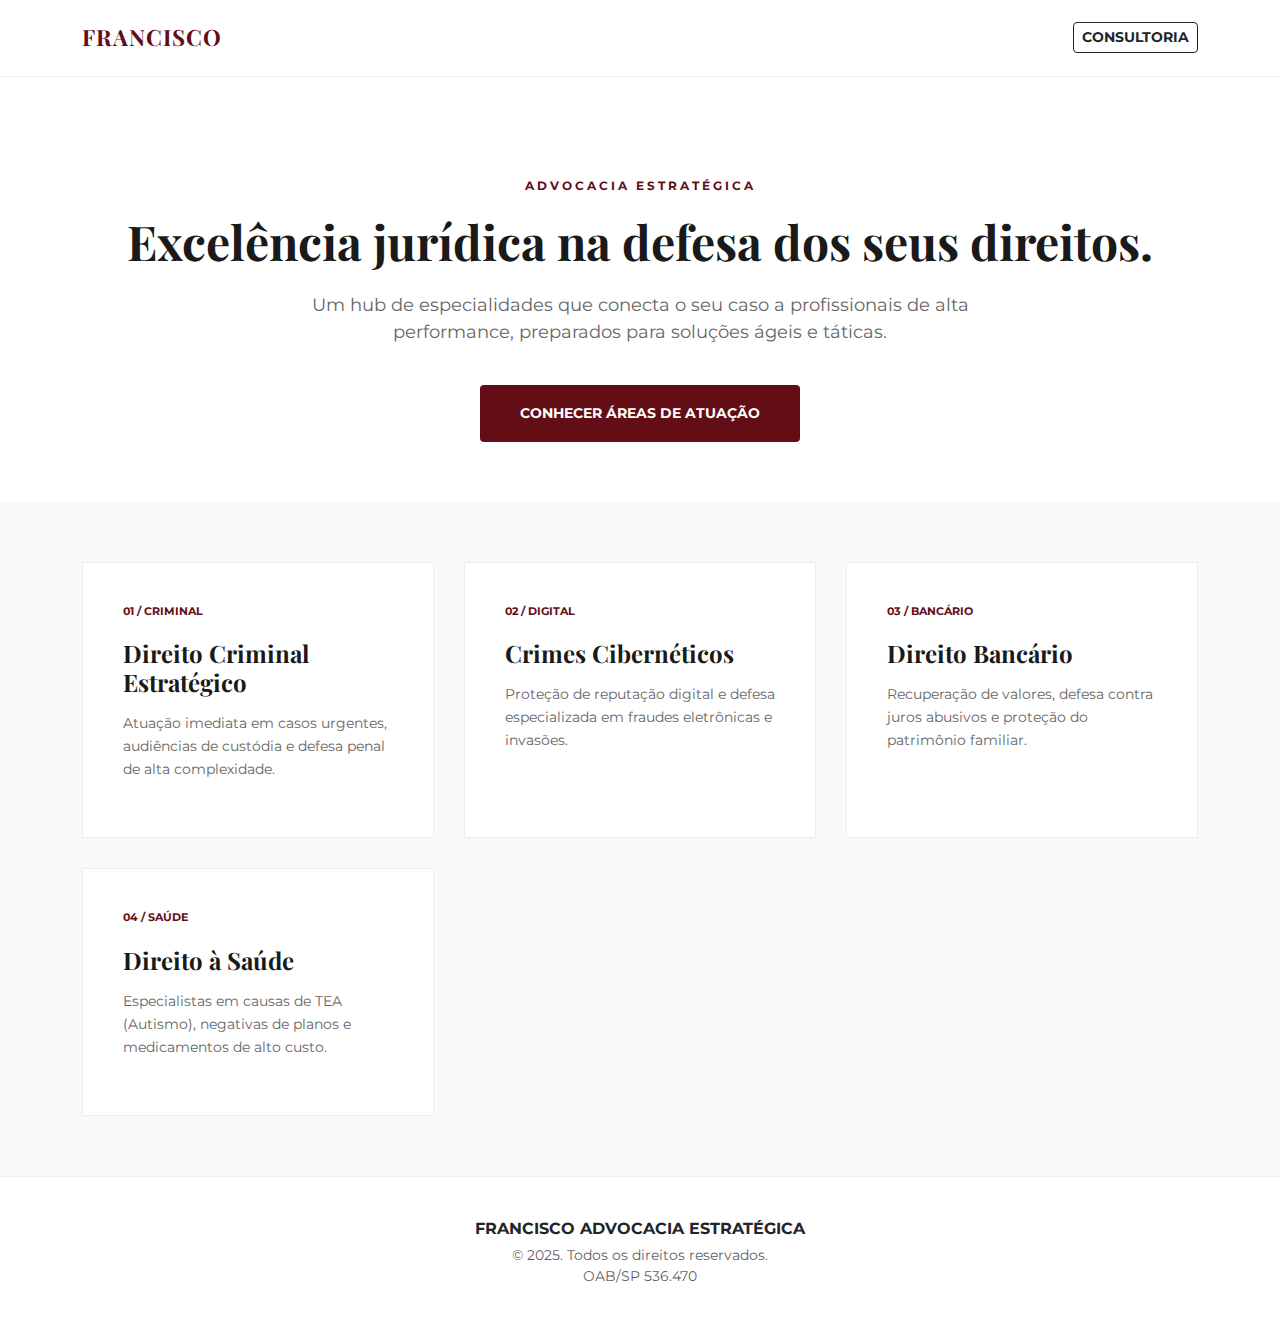
<file: index.html>
<!DOCTYPE html>
<html lang="pt-br">
<head>
    <meta charset="UTF-8">
    <meta name="viewport" content="width=device-width, initial-scale=1.0">
    <title>Francisco Advocacia Estratégica | Full Service</title>
    
    <link href="https://fonts.googleapis.com/css2?family=Playfair+Display:wght@600;700&family=Montserrat:wght@300;400;600;700&display=swap" rel="stylesheet">
    <link href="https://cdn.jsdelivr.net/npm/bootstrap@5.3.0/dist/css/bootstrap.min.css" rel="stylesheet">
    <link rel="stylesheet" href="https://cdn.jsdelivr.net/npm/bootstrap-icons@1.11.3/font/bootstrap-icons.min.css">

    <style>
        :root {
            --vinho: #630d16;
            --off-white: #fdfdfd;
            --grey-light: #f9f9f9;
            --chumbo: #1a1a1a;
        }

        body { background-color: var(--off-white); font-family: 'Montserrat', sans-serif; color: #333; overflow-x: hidden; }
        h1, h2, h3, .navbar-brand { font-family: 'Playfair Display', serif; font-weight: 700; }

        /* Navbar */
        .navbar { background-color: #fff; border-bottom: 1px solid #eee; padding: 1rem 0; }
        .navbar-brand { color: var(--vinho) !important; font-size: 1.4rem; letter-spacing: 1px; }

        /* Hero Hub */
        .hero { padding: 100px 0 60px; text-align: center; background: #fff; }
        .subtitle { color: var(--vinho); font-weight: 700; font-size: 0.75rem; letter-spacing: 3px; text-transform: uppercase; display: block; margin-bottom: 20px; }
        .hero h1 { font-size: 3rem; line-height: 1.1; color: var(--chumbo); margin-bottom: 25px; }
        .hero p { max-width: 700px; margin: 0 auto 40px; font-size: 1.1rem; color: #666; }

        /* Grid de Especialidades */
        .spec-grid { padding: 60px 0; background: var(--grey-light); }
        .grid-container { display: grid; grid-template-columns: repeat(auto-fit, minmax(280px, 1fr)); gap: 30px; }
        
        .grid-item { 
            background: #fff; padding: 40px; border: 1px solid #eee; text-decoration: none; 
            color: inherit; transition: 0.3s; display: flex; flex-direction: column; 
        }
        .grid-item:hover { border-color: var(--vinho); transform: translateY(-5px); }
        .grid-item .number { font-size: 0.7rem; color: var(--vinho); font-weight: 700; margin-bottom: 20px; }
        .grid-item h3 { font-size: 1.5rem; margin-bottom: 15px; color: var(--chumbo); }
        .grid-item p { font-size: 0.9rem; color: #666; line-height: 1.6; }

        /* CTA */
        .btn-vinho-full { 
            background-color: var(--vinho); color: #fff !important; padding: 18px 40px; 
            font-weight: 700; text-decoration: none; border-radius: 4px; display: inline-block;
            transition: 0.3s; text-transform: uppercase; font-size: 0.85rem;
        }
        .btn-vinho-full:hover { opacity: 0.9; transform: scale(1.02); }

        /* Footer */
        footer { padding: 40px 0; background: #fff; border-top: 1px solid #eee; }

        @media (max-width: 768px) {
            .hero h1 { font-size: 2.2rem; }
            .grid-container { grid-template-columns: 1fr; }
        }
    </style>
</head>
<body>

    <nav class="navbar sticky-top">
        <div class="container d-flex justify-content-between align-items-center">
            <a class="navbar-brand" href="#">FRANCISCO</a>
            <a href="https://wa.me/5511920016400" class="btn btn-outline-dark btn-sm fw-bold">CONSULTORIA</a>
        </div>
    </nav>

    <header class="hero">
        <div class="container">
            <span class="subtitle">ADVOCACIA ESTRATÉGICA</span>
            <h1>Excelência jurídica na defesa dos seus direitos.</h1>
            <p>Um hub de especialidades que conecta o seu caso a profissionais de alta performance, preparados para soluções ágeis e táticas.</p>
            <a href="#especialidades" class="btn-vinho-full">Conhecer Áreas de Atuação</a>
        </div>
    </header>

    <section id="especialidades" class="spec-grid">
        <div class="container">
            <div class="grid-container">
                <a href="criminalista.html" class="grid-item">
                    <span class="number">01 / CRIMINAL</span>
                    <h3>Direito Criminal Estratégico</h3>
                    <p>Atuação imediata em casos urgentes, audiências de custódia e defesa penal de alta complexidade.</p>
                </a>
                <a href="cybercrimes.html" class="grid-item">
                    <span class="number">02 / DIGITAL</span>
                    <h3>Crimes Cibernéticos</h3>
                    <p>Proteção de reputação digital e defesa especializada em fraudes eletrônicas e invasões.</p>
                </a>
                <a href="direito-bancario.html" class="grid-item">
                    <span class="number">03 / BANCÁRIO</span>
                    <h3>Direito Bancário</h3>
                    <p>Recuperação de valores, defesa contra juros abusivos e proteção do patrimônio familiar.</p>
                </a>
                <a href="#" class="grid-item">
                    <span class="number">04 / SAÚDE</span>
                    <h3>Direito à Saúde</h3>
                    <p>Especialistas em causas de TEA (Autismo), negativas de planos e medicamentos de alto custo.</p>
                </a>
            </div>
        </div>
    </section>

    <footer class="text-center">
        <div class="container">
            <p class="fw-bold text-dark mb-1">FRANCISCO ADVOCACIA ESTRATÉGICA</p>
            <p class="m-0 text-muted small">© 2025. Todos os direitos reservados. <br>OAB/SP 536.470</p>
        </div>
    </footer>

</body>
</html>
</file>
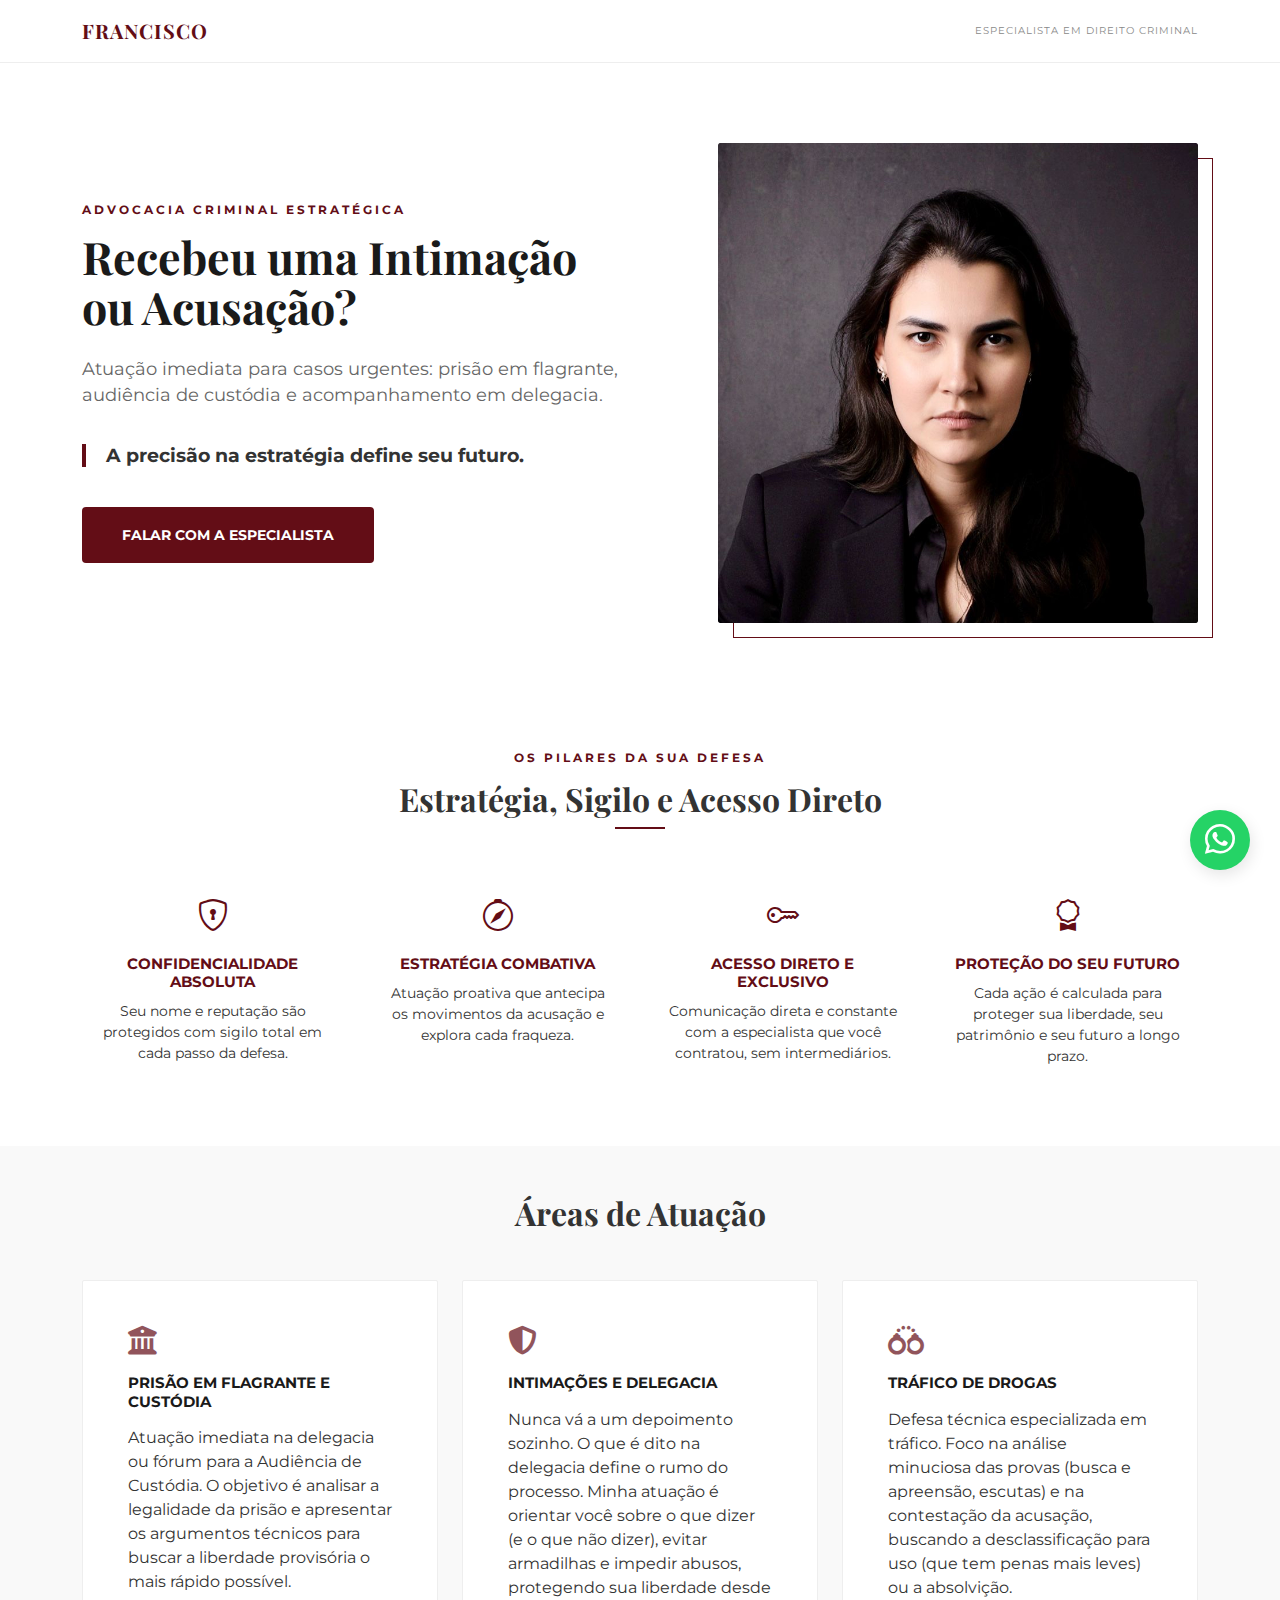
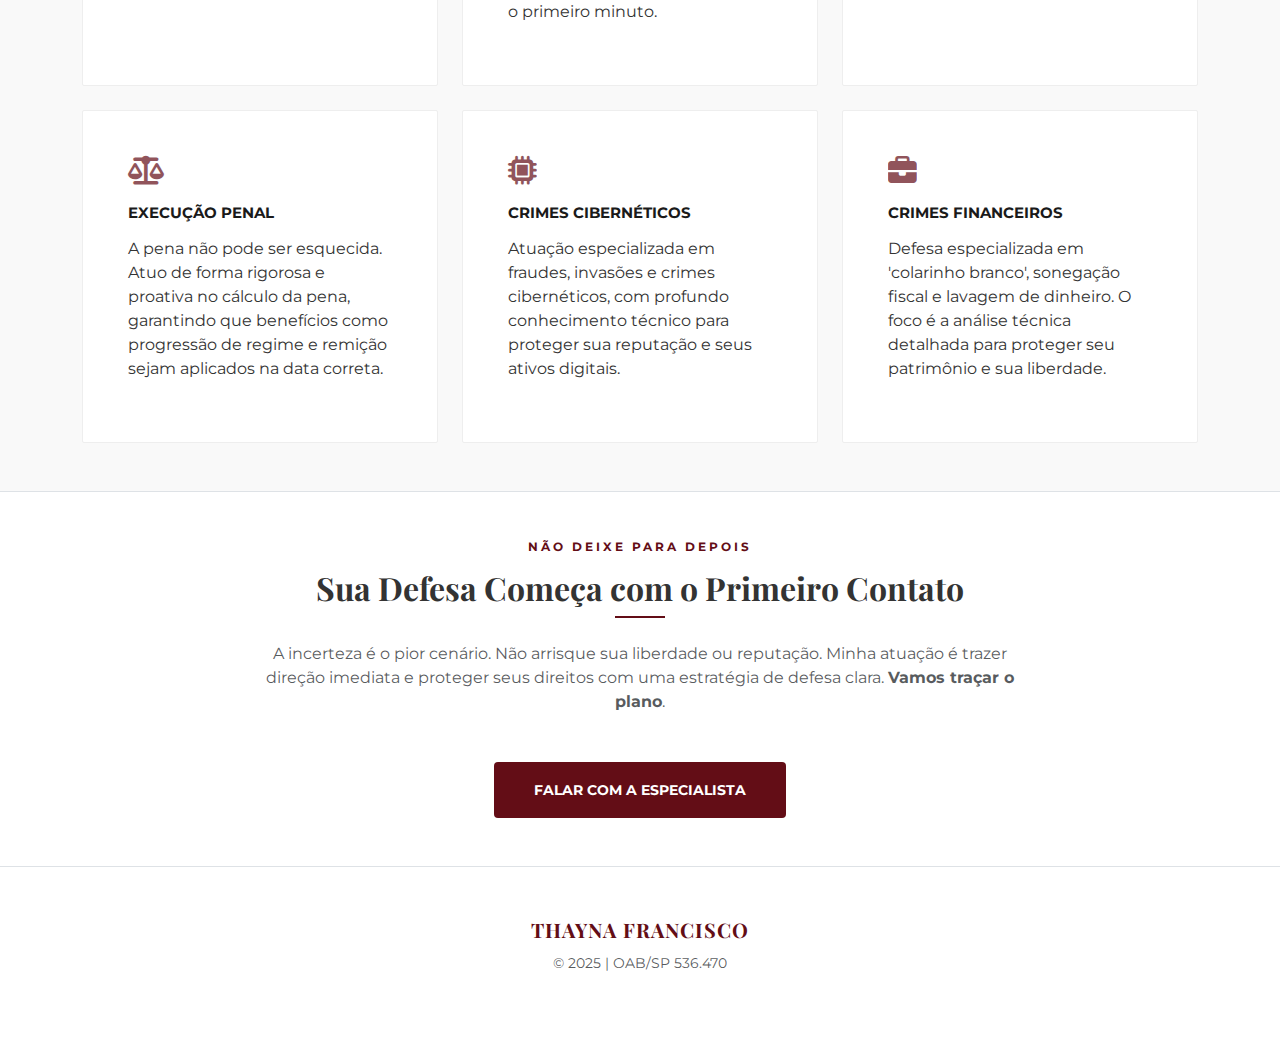
<file: criminalista.html>
<!DOCTYPE html>
<html lang="pt-BR">
<head>
  <script>(function(w,d,s,l,i){w[l]=w[l]||[];w[l].push({'gtm.start': new Date().getTime(),event:'gtm.js'});var f=d.getElementsByTagName(s)[0],j=d.createElement(s),dl=l!='dataLayer'?'&l='+l:'';j.async=true;j.src='https://www.googletagmanager.com/gtm.js?id='+i+dl;f.parentNode.insertBefore(j,f);})(window,document,'script','dataLayer','GTM-WXJRZHGQ');</script>

  <meta charset="utf-8" />
  <meta name="viewport" content="width=device-width, initial-scale=1" />
  <title>Thayna Francisco | Advocacia Criminal Estratégica</title>

  <link href="https://cdn.jsdelivr.net/npm/bootstrap@5.0.2/dist/css/bootstrap.min.css" rel="stylesheet"/>
  <link href="https://fonts.googleapis.com/css2?family=Playfair+Display:wght@700&family=Montserrat:wght@300;400;600;700&display=swap" rel="stylesheet">
  <link rel="stylesheet" href="https://cdn.jsdelivr.net/npm/bootstrap-icons@1.11.3/font/bootstrap-icons.min.css">
  <link rel="stylesheet" href="https://cdnjs.cloudflare.com/ajax/libs/font-awesome/6.5.0/css/all.min.css">

  <style>
    :root { --vinho: #630d16; --off-white: #fdfdfd; --grey-light: #f9f9f9; --chumbo: #1a1a1a; }
    body { background: var(--off-white); font-family: 'Montserrat', sans-serif; color: #333; overflow-x: hidden; }
    h1, h2, h3, .brand-name { font-family: 'Playfair Display', serif; font-weight: 700; }
    
    .navbar-premium { background: #fff; border-bottom: 1px solid #eee; }
    .brand-name { color: var(--vinho); font-size: 1.25rem; letter-spacing: 1px; text-decoration: none; }
    .brand-tag { font-size: 0.65rem; color: #888; letter-spacing: 1px; text-transform: uppercase; }

    /* Hero Section */
    .hero-section { padding: 80px 0; background: #fff; }
    .kicker { color: var(--vinho); font-weight: 700; font-size: 0.75rem; letter-spacing: 3px; text-transform: uppercase; display: block; margin-bottom: 15px; }
    .hero-title { font-size: 2.8rem; line-height: 1.1; margin-bottom: 25px; color: var(--chumbo); }
    .hero-description { font-size: 1.1rem; color: #666; margin-bottom: 35px; max-width: 550px; }
    .hero-punchline { font-weight: 700; border-left: 4px solid var(--vinho); padding-left: 20px; font-size: 1.2rem; margin-bottom: 40px; }

    /* Foto e Moldura - Correção Centralização Real */
    .photo-frame-official { position: relative; display: table; z-index: 1; margin-left: auto; }
    .photo-frame-official::after { 
        content: ''; position: absolute; top: 15px; right: -15px; 
        width: 100%; height: 100%; border: 1px solid var(--vinho); z-index: -1; 
    }
    .profile-photo-official { position: relative; z-index: 2; background: #fff; max-height: 480px; object-fit: cover; width: 100%; }

    /* Botões */
    .btn-vinho { background: var(--vinho); color: #fff !important; padding: 18px 40px; text-decoration: none; font-weight: 700; font-size: 0.85rem; border-radius: 4px; display: inline-block; transition: 0.3s; border: none; text-transform: uppercase; }
    .btn-vinho:hover { transform: translateY(-3px); box-shadow: 0 10px 20px rgba(99,13,22,0.15); }

    /* Pilares */
    .vinho-divider { width: 50px; height: 2px; background: var(--vinho); margin-bottom: 20px; }
    .pillar-box { padding: 15px; transition: 0.3s; }
    .pillar-box i { font-size: 2rem; color: var(--vinho); display: block; margin-bottom: 15px; }
    .pillar-box h6 { font-weight: 700; color: var(--vinho); font-size: 0.95rem; margin-bottom: 10px; }

    /* Atuação Cards (Desktop) */
    .bg-grey-light { background: var(--grey-light); }
    .area-card-official { background: #fff; padding: 45px; border: 1px solid #eee; height: 100%; transition: 0.3s; border-radius: 2px; }
    .area-card-official:hover { border-color: var(--vinho); transform: translateY(-5px); }
    .area-card-official h6 { font-weight: 700; color: var(--chumbo); margin-bottom: 15px; text-transform: uppercase; font-size: 0.95rem; }

    /* Accordion (Mobile) */
    .custom-accordion-official .accordion-item { border: none; border-bottom: 1px solid #eee; background: #fff; margin-bottom: 10px; }
    .custom-accordion-official .accordion-button { font-weight: 700; font-size: 0.85rem; padding: 1.2rem; background: #fff !important; color: #333 !important; box-shadow: none !important; }
    .custom-accordion-official .accordion-button:not(.collapsed) { color: var(--vinho) !important; border-bottom: 1px solid #eee; }

    /* Seção Final Elegante */
    .final-cta-elegant { background-color: var(--white); padding: 80px 0; border-top: 1px solid #eee; }

    /* WhatsApp */
    .whatsapp-float { position: fixed; width: 60px; height: 60px; bottom: 30px; right: 30px; background-color: #25d366; color: #FFF; border-radius: 50px; text-align: center; font-size: 30px; z-index: 1000; display: flex; align-items: center; justify-content: center; text-decoration: none; box-shadow: 2px 5px 15px rgba(0,0,0,0.1); }

    @media (max-width: 991px) {
      .hero-title { font-size: 2.2rem; }
      .hero-section { text-align: center; }
      .hero-description { margin: 0 auto 30px; }
      .hero-punchline { text-align: center; border-left: none; border-top: 3px solid var(--vinho); padding: 20px 0 0 0; display: inline-block; }
      /* Correção Alinhamento Mobile */
      .photo-frame-official { margin: 40px auto 0; display: table; float: none; } 
      .photo-frame-official::after { right: -10px; top: 10px; }
      .profile-photo-official { max-width: 290px; }
      .btn-vinho { width: 100%; }
    }
  </style>
</head>

<body>
  <noscript><iframe src="https://www.googletagmanager.com/ns.html?id=GTM-WXJRZHGQ" height="0" width="0" style="display:none;visibility:hidden"></iframe></noscript>

  <nav class="navbar-premium">
    <div class="container d-flex justify-content-between align-items-center py-3">
        <a href="index.html" class="brand-name">FRANCISCO</a>
        <small class="brand-tag">ESPECIALISTA EM DIREITO CRIMINAL</small>
    </div>
  </nav>

  <header class="hero-section">
    <div class="container">
      <div class="row align-items-center">
        <div class="col-lg-6 text-center text-lg-start">
          <h6 class="kicker">ADVOCACIA CRIMINAL ESTRATÉGICA</h6>
          <h1 class="hero-title">Recebeu uma Intimação ou Acusação?</h1>
          <p class="hero-description">Atuação imediata para casos urgentes: prisão em flagrante, audiência de custódia e acompanhamento em delegacia.</p>
          <h4 class="hero-punchline">A precisão na estratégia define seu futuro.</h4>
          <a target="_blank" href="https://wa.me/5511920016400?text=Ola%2C%20Dra%2E%20Vi%20seu%20site%20e%20preciso%20de%20ajuda%20urgente%20com%20um%20caso%20criminal%2E" class="btn-vinho">FALAR COM A ESPECIALISTA</a>
        </div>
        <div class="col-lg-6 mt-5 mt-lg-0">
          <div class="photo-frame-official">
            <img src="./media/thayna-header.png" alt="Thayna Francisco" class="img-fluid profile-photo-official">
          </div>
        </div>
      </div>
    </div>
  </header>

  <section class="pilares py-5 bg-white">
    <div class="container text-center">
      <h6 class="kicker">OS PILARES DA SUA DEFESA</h6>
      <h2 class="section-title">Estratégia, Sigilo e Acesso Direto</h2>
      <div class="vinho-divider mx-auto mb-5"></div>
      <div class="row g-4 text-start">
        <div class="col-md-6 col-lg-3"><div class="pillar-box text-center"><i class="bi bi-shield-lock"></i><h6>CONFIDENCIALIDADE ABSOLUTA</h6><p class="small">Seu nome e reputação são protegidos com sigilo total em cada passo da defesa.</p></div></div>
        <div class="col-md-6 col-lg-3"><div class="pillar-box text-center"><i class="bi bi-compass"></i><h6>ESTRATÉGIA COMBATIVA</h6><p class="small">Atuação proativa que antecipa os movimentos da acusação e explora cada fraqueza.</p></div></div>
        <div class="col-md-6 col-lg-3"><div class="pillar-box text-center"><i class="bi bi-key"></i><h6>ACESSO DIRETO E EXCLUSIVO</h6><p class="small">Comunicação direta e constante com a especialista que você contratou, sem intermediários.</p></div></div>
        <div class="col-md-6 col-lg-3"><div class="pillar-box text-center"><i class="bi bi-award"></i><h6>PROTEÇÃO DO SEU FUTURO</h6><p class="small">Cada ação é calculada para proteger sua liberdade, seu patrimônio e seu futuro a longo prazo.</p></div></div>
      </div>
    </div>
  </section>

<section class="atuacao-mobile d-block d-md-none py-5 bg-grey-light">
    <div class="container">
      <h2 class="section-title text-center mb-5">Áreas de Atuação</h2>
      <div class="accordion custom-accordion-official" id="accordionPenal">
        
        <div class="accordion-item">
          <h2 class="accordion-header">
            <button class="accordion-button collapsed" type="button" data-bs-toggle="collapse" data-bs-target="#c1">
              PRISÃO EM FLAGRANTE E AUDIÊNCIA DE CUSTÓDIA
            </button>
          </h2>
          <div id="c1" class="accordion-collapse collapse" data-bs-parent="#accordionPenal">
            <div class="accordion-body">
              Atuação imediata na delegacia ou fórum para a Audiência de Custódia. O objetivo é analisar a legalidade da prisão e apresentar os argumentos técnicos para buscar a liberdade provisória o mais rápido possível.
            </div>
          </div>
        </div>

        <div class="accordion-item">
          <h2 class="accordion-header">
            <button class="accordion-button collapsed" type="button" data-bs-toggle="collapse" data-bs-target="#c2">
              INTIMAÇÕES E ACOMPANHAMENTO EM DELEGACIA
            </button>
          </h2>
          <div id="c2" class="accordion-collapse collapse" data-bs-parent="#accordionPenal">
            <div class="accordion-body">
              Nunca vá a um depoimento sozinho. O que é dito na delegacia define o rumo do processo. Minha atuação é orientar você sobre o que dizer (e o que não dizer), evitar armadilhas e impedir abusos, protegendo sua liberdade desde o primeiro minuto.
            </div>
          </div>
        </div>

        <div class="accordion-item">
          <h2 class="accordion-header">
            <button class="accordion-button collapsed" type="button" data-bs-toggle="collapse" data-bs-target="#c3">
              ATUAÇÃO EM CASOS DE TRÁFICO DE DROGAS
            </button>
          </h2>
          <div id="c3" class="accordion-collapse collapse" data-bs-parent="#accordionPenal">
            <div class="accordion-body">
              Defesa técnica especializada em tráfico. Foco na análise minuciosa das provas (busca e apreensão, escutas) e na contestação da acusação, buscando a desclassificação para uso (que tem penas mais leves) ou a absolvição.
            </div>
          </div>
        </div>

        <div class="accordion-item">
          <h2 class="accordion-header">
            <button class="accordion-button collapsed" type="button" data-bs-toggle="collapse" data-bs-target="#c4">
              EXECUÇÃO PENAL - DIREITOS DO PRESO
            </button>
          </h2>
          <div id="c4" class="accordion-collapse collapse" data-bs-parent="#accordionPenal">
            <div class="accordion-body">
              A pena não pode ser esquecida. Atuo de forma rigorosa e proativa no cálculo da pena, garantindo que benefícios como progressão de regime e remição por trabalho ou estudo sejam aplicados na data correta. O objetivo é assegurar os direitos do preso e lutar pela antecipação da liberdade.
            </div>
          </div>
        </div>

        <div class="accordion-item">
          <h2 class="accordion-header">
            <button class="accordion-button collapsed" type="button" data-bs-toggle="collapse" data-bs-target="#c5">
              DEFESA EM CRIMES FINANCEIROS E ORDEM TRIBUTÁRIA
            </button>
          </h2>
          <div id="c5" class="accordion-collapse collapse" data-bs-parent="#accordionPenal">
            <div class="accordion-body">
              Defesa especializada em acusações complexas de 'colarinho branco', como sonegação fiscal, evasão de divisas e lavagem de dinheiro. O foco é a análise técnica detalhada para proteger seu patrimônio, sua empresa e, principalmente, sua liberdade.
            </div>
          </div>
        </div>

        <div class="accordion-item">
          <h2 class="accordion-header">
            <button class="accordion-button collapsed" type="button" data-bs-toggle="collapse" data-bs-target="#c6">
              CRIMES CIBERNÉTICOS E FRAUDES DIGITAIS
            </button>
          </h2>
          <div id="c6" class="accordion-collapse collapse" data-bs-parent="#accordionPenal">
            <div class="accordion-body">
              Atuação especializada em fraudes, invasões e crimes cibernéticos, com profundo conhecimento técnico para proteger sua reputação e seus ativos digitais.
            </div>
          </div>
        </div>

      </div>
    </div>
  </section>

<section class="atuacao-desktop d-none d-md-block py-5 bg-grey-light">
    <div class="container text-center">
      <h2 class="section-title mb-5">Áreas de Atuação</h2>
      <div class="row g-4 text-start">
        
        <div class="col-lg-4">
          <div class="area-card-official">
            <div class="icon-wrapper mb-3">
              <i class="fa-solid fa-building-columns" style="color: var(--vinho); opacity: 0.7; font-size: 1.8rem;"></i>
            </div>
            <h6>Prisão em Flagrante e Custódia</h6>
            <p>Atuação imediata na delegacia ou fórum para a Audiência de Custódia. O objetivo é analisar a legalidade da prisão e apresentar os argumentos técnicos para buscar a liberdade provisória o mais rápido possível.</p>
          </div>
        </div>

        <div class="col-lg-4">
          <div class="area-card-official">
            <div class="icon-wrapper mb-3">
              <i class="fa-solid fa-shield-halved" style="color: var(--vinho); opacity: 0.7; font-size: 1.8rem;"></i>
            </div>
            <h6>Intimações e Delegacia</h6>
            <p>Nunca vá a um depoimento sozinho. O que é dito na delegacia define o rumo do processo. Minha atuação é orientar você sobre o que dizer (e o que não dizer), evitar armadilhas e impedir abusos, protegendo sua liberdade desde o primeiro minuto.</p>
          </div>
        </div>

        <div class="col-lg-4">
          <div class="area-card-official">
            <div class="icon-wrapper mb-3">
              <i class="fa-solid fa-handcuffs" style="color: var(--vinho); opacity: 0.7; font-size: 1.8rem;"></i>
            </div>
            <h6>Tráfico de Drogas</h6>
            <p>Defesa técnica especializada em tráfico. Foco na análise minuciosa das provas (busca e apreensão, escutas) e na contestação da acusação, buscando a desclassificação para uso (que tem penas mais leves) ou a absolvição.</p>
          </div>
        </div>

        <div class="col-lg-4">
          <div class="area-card-official">
            <div class="icon-wrapper mb-3">
              <i class="fa-solid fa-scale-balanced" style="color: var(--vinho); opacity: 0.7; font-size: 1.8rem;"></i>
            </div>
            <h6>Execução Penal</h6>
            <p>A pena não pode ser esquecida. Atuo de forma rigorosa e proativa no cálculo da pena, garantindo que benefícios como progressão de regime e remição sejam aplicados na data correta.</p>
          </div>
        </div>

        <div class="col-lg-4">
          <div class="area-card-official">
            <div class="icon-wrapper mb-3">
              <i class="fa-solid fa-microchip" style="color: var(--vinho); opacity: 0.7; font-size: 1.8rem;"></i>
            </div>
            <h6>Crimes Cibernéticos</h6>
            <p>Atuação especializada em fraudes, invasões e crimes cibernéticos, com profundo conhecimento técnico para proteger sua reputação e seus ativos digitais.</p>
          </div>
        </div>

        <div class="col-lg-4">
          <div class="area-card-official">
            <div class="icon-wrapper mb-3">
              <i class="fa-solid fa-briefcase" style="color: var(--vinho); opacity: 0.7; font-size: 1.8rem;"></i>
            </div>
            <h6>Crimes Financeiros</h6>
            <p>Defesa especializada em 'colarinho branco', sonegação fiscal e lavagem de dinheiro. O foco é a análise técnica detalhada para proteger seu patrimônio e sua liberdade.</p>
          </div>
        </div>

      </div>
    </div>
  </section>

  <section class="final-statement py-5 text-center bg-white border-top">
    <div class="container">
      <h6 class="kicker">NÃO DEIXE PARA DEPOIS</h6>
      <h2 class="section-title">Sua Defesa Começa com o Primeiro Contato</h2>
      <div class="vinho-divider mx-auto mb-4"></div>
      <p class="mx-auto text-muted mb-5" style="max-width: 750px;">
        A incerteza é o pior cenário. Não arrisque sua liberdade ou reputação. Minha atuação é trazer direção imediata e proteger seus direitos com uma estratégia de defesa clara. <b>Vamos traçar o plano</b>.
      </p>
      <a target="_blank" href="https://wa.me/5511920016400?text=Ola%2C%20Dra%2E%20Vi%20seu%20site%20e%20preciso%20de%20ajuda%20urgente%20com%20um%20caso%20criminal%2E" class="btn-vinho">FALAR COM A ESPECIALISTA</a>
    </div>
  </section>

  <footer class="py-5 bg-white border-top text-center">
    <div class="container">
      <span class="brand-name">THAYNA FRANCISCO</span>
      <p class="small text-muted mt-2">© 2025 | OAB/SP 536.470</p>
    </div>
  </footer>

  <a href="https://wa.me/5511920016400?text=Ola%2C%20Dra%2E%20Vi%20seu%20site%20e%20preciso%20de%20ajuda%20urgente%20com%20um%20caso%20criminal%2E" class="whatsapp-float" target="_blank"><i class="bi bi-whatsapp"></i></a>
  <script src="https://cdn.jsdelivr.net/npm/bootstrap@5.0.2/dist/js/bootstrap.bundle.min.js"></script>
</body>
</html>
</file>
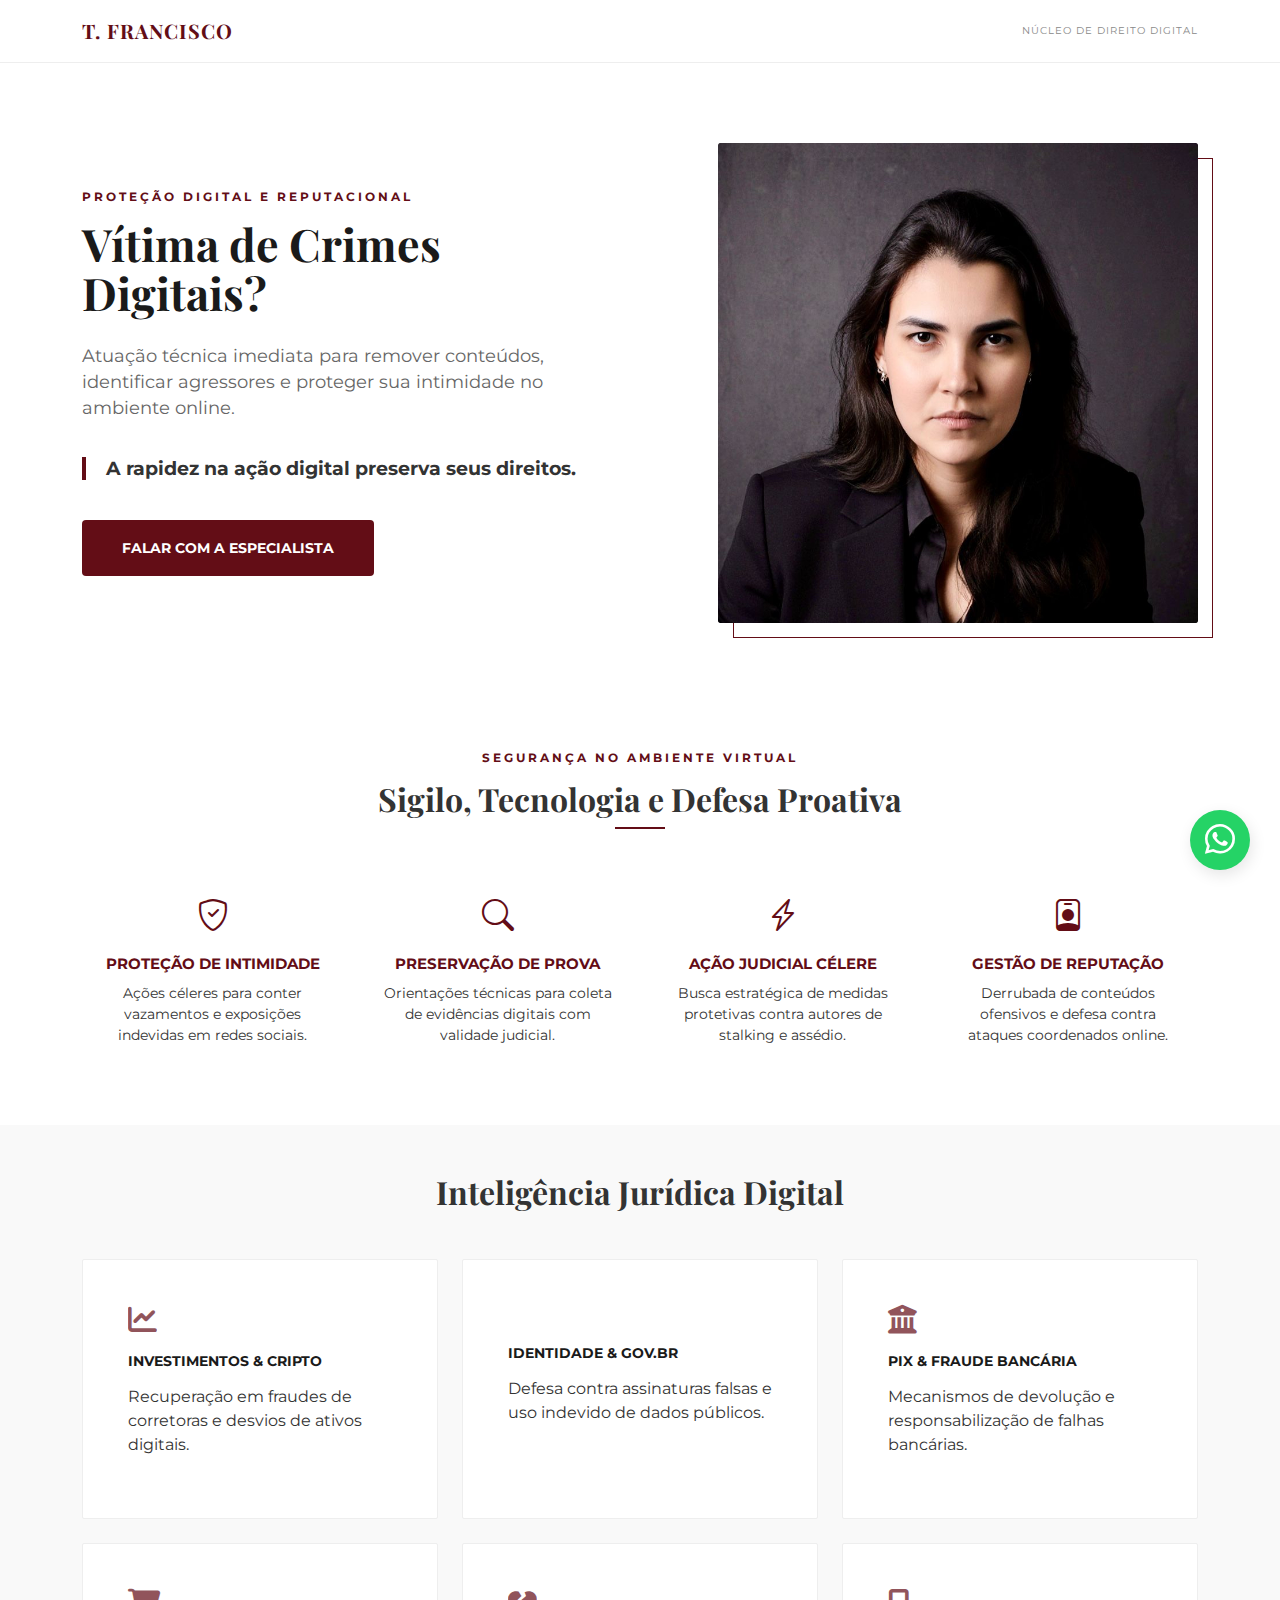
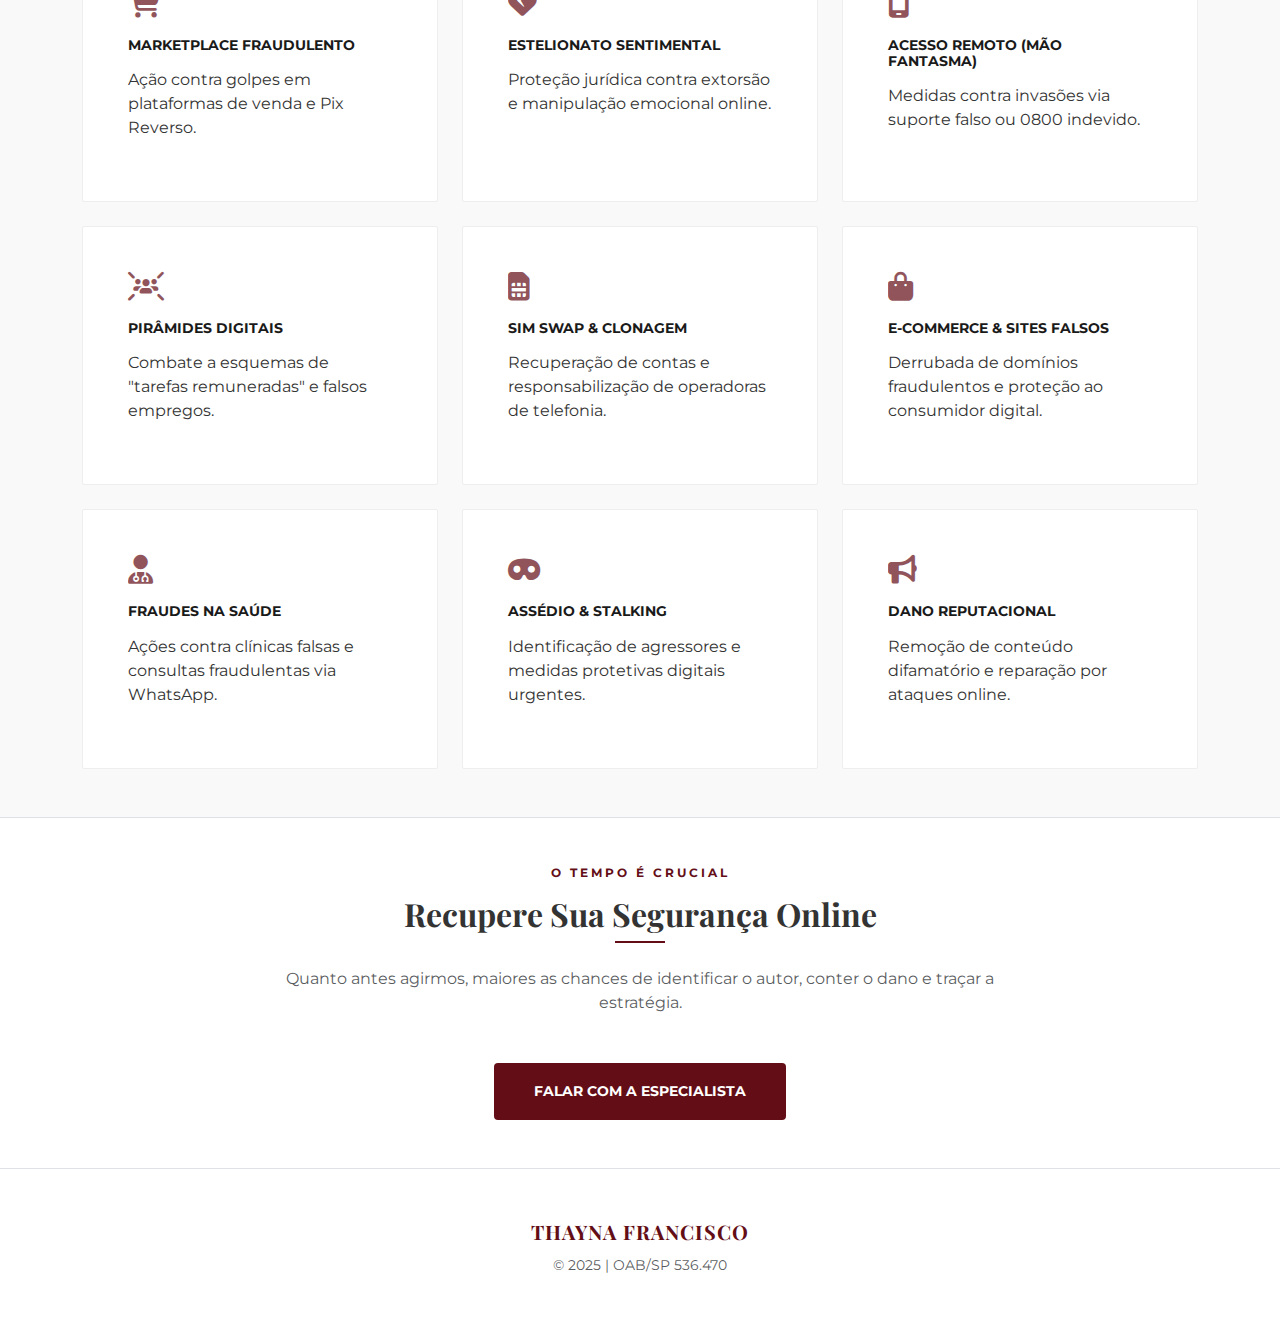
<file: cybercrimes.html>
<!DOCTYPE html>
<html lang="pt-BR">
<head>
  <script>(function(w,d,s,l,i){w[l]=w[l]||[];w[l].push({'gtm.start': new Date().getTime(),event:'gtm.js'});var f=d.getElementsByTagName(s)[0],j=d.createElement(s),dl=l!='dataLayer'?'&l='+l:'';j.async=true;j.src='https://www.googletagmanager.com/gtm.js?id='+i+dl;f.parentNode.insertBefore(j,f);})(window,document,'script','dataLayer','GTM-WXJRZHGQ');</script>

  <meta charset="utf-8" />
  <meta name="viewport" content="width=device-width, initial-scale=1" />
  <title>Thayna Francisco | Especialista em Direito Digital</title>

  <link href="https://cdn.jsdelivr.net/npm/bootstrap@5.0.2/dist/css/bootstrap.min.css" rel="stylesheet"/>
  <link href="https://fonts.googleapis.com/css2?family=Playfair+Display:wght@700&family=Montserrat:wght@300;400;600;700&display=swap" rel="stylesheet">
  <link rel="stylesheet" href="https://cdn.jsdelivr.net/npm/bootstrap-icons@1.11.3/font/bootstrap-icons.min.css">
  <link rel="stylesheet" href="https://cdnjs.cloudflare.com/ajax/libs/font-awesome/6.5.0/css/all.min.css">

  <style>
    :root { --vinho: #630d16; --off-white: #fdfdfd; --grey-light: #f9f9f9; --chumbo: #1a1a1a; }
    body { background: var(--off-white); font-family: 'Montserrat', sans-serif; color: #333; overflow-x: hidden; }
    h1, h2, h3, .brand-name { font-family: 'Playfair Display', serif; font-weight: 700; }
    
    .navbar-premium { background: #fff; border-bottom: 1px solid #eee; }
    .brand-name { color: var(--vinho); font-size: 1.25rem; letter-spacing: 1px; text-decoration: none; }
    .brand-tag { font-size: 0.65rem; color: #888; letter-spacing: 1px; text-transform: uppercase; }

    /* Hero Section */
    .hero-section { padding: 80px 0; background: #fff; }
    .kicker { color: var(--vinho); font-weight: 700; font-size: 0.75rem; letter-spacing: 3px; text-transform: uppercase; display: block; margin-bottom: 15px; }
    .hero-title { font-size: 2.8rem; line-height: 1.1; margin-bottom: 25px; color: var(--chumbo); }
    .hero-description { font-size: 1.1rem; color: #666; margin-bottom: 35px; max-width: 550px; }
    .hero-punchline { font-weight: 700; border-left: 4px solid var(--vinho); padding-left: 20px; font-size: 1.2rem; margin-bottom: 40px; }

    /* Foto e Moldura - Correção Centralização */
    .photo-frame-official { position: relative; display: table; z-index: 1; margin-left: auto; }
    .photo-frame-official::after { 
        content: ''; position: absolute; top: 15px; right: -15px; 
        width: 100%; height: 100%; border: 1px solid var(--vinho); z-index: -1; 
    }
    .profile-photo-official { position: relative; z-index: 2; background: #fff; max-height: 480px; object-fit: cover; width: 100%; }

    /* Botões */
    .btn-vinho { background: var(--vinho); color: #fff !important; padding: 18px 40px; text-decoration: none; font-weight: 700; font-size: 0.85rem; border-radius: 4px; display: inline-block; transition: 0.3s; border: none; text-transform: uppercase; }
    .btn-vinho:hover { transform: translateY(-3px); box-shadow: 0 10px 20px rgba(99,13,22,0.15); }

    /* Pilares */
    .vinho-divider { width: 50px; height: 2px; background: var(--vinho); margin-bottom: 20px; }
    .pillar-box { padding: 15px; transition: 0.3s; }
    .pillar-box i { font-size: 2rem; color: var(--vinho); display: block; margin-bottom: 15px; }
    .pillar-box h6 { font-weight: 700; color: var(--vinho); font-size: 0.95rem; margin-bottom: 10px; }

    /* Atuação Cards (Desktop) */
    .bg-grey-light { background: var(--grey-light); }
    .area-card-official { background: #fff; padding: 45px; border: 1px solid #eee; height: 100%; transition: 0.3s; border-radius: 2px; }
    .area-card-official:hover { border-color: var(--vinho); transform: translateY(-5px); }
    .area-card-official h6 { font-weight: 700; color: var(--chumbo); margin-bottom: 15px; text-transform: uppercase; font-size: 0.85rem; }

    /* Accordion (Mobile) */
    .custom-accordion-official .accordion-item { border: none; border-bottom: 1px solid #eee; background: #fff; margin-bottom: 10px; }
    .custom-accordion-official .accordion-button { font-weight: 700; font-size: 0.85rem; padding: 1.2rem; background: #fff !important; color: #333 !important; box-shadow: none !important; }
    .custom-accordion-official .accordion-button:not(.collapsed) { color: var(--vinho) !important; border-bottom: 1px solid #eee; }

    /* WhatsApp */
    .whatsapp-float { position: fixed; width: 60px; height: 60px; bottom: 30px; right: 30px; background-color: #25d366; color: #FFF; border-radius: 50px; text-align: center; font-size: 30px; z-index: 1000; display: flex; align-items: center; justify-content: center; text-decoration: none; box-shadow: 2px 5px 15px rgba(0,0,0,0.1); }

    @media (max-width: 991px) {
      .hero-title { font-size: 2.2rem; }
      .hero-section { text-align: center; }
      .hero-description { margin: 0 auto 30px; }
      .hero-punchline { text-align: center; border-left: none; border-top: 3px solid var(--vinho); padding: 20px 0 0 0; display: inline-block; }
      .photo-frame-official { margin: 40px auto 0; display: table; float: none; } 
      .photo-frame-official::after { right: -10px; top: 10px; }
      .profile-photo-official { max-width: 290px; }
      .btn-vinho { width: 100%; }
    }
  </style>
</head>

<body>
  <noscript><iframe src="https://www.googletagmanager.com/ns.html?id=GTM-WXJRZHGQ" height="0" width="0" style="display:none;visibility:hidden"></iframe></noscript>

  <nav class="navbar-premium">
    <div class="container d-flex justify-content-between align-items-center py-3">
        <a href="index.html" class="brand-name">T. FRANCISCO</a>
        <small class="brand-tag">NÚCLEO DE DIREITO DIGITAL</small>
    </div>
  </nav>

  <header class="hero-section">
    <div class="container">
      <div class="row align-items-center">
        <div class="col-lg-6 text-center text-lg-start">
          <h6 class="kicker">PROTEÇÃO DIGITAL E REPUTACIONAL</h6>
          <h1 class="hero-title">Vítima de Crimes Digitais?</h1>
          <p class="hero-description">Atuação técnica imediata para remover conteúdos, identificar agressores e proteger sua intimidade no ambiente online.</p>
          <h4 class="hero-punchline">A rapidez na ação digital preserva seus direitos.</h4>
          <a target="_blank" href="https://wa.me/5511920016400" class="btn-vinho">Falar com a Especialista</a>
        </div>
        <div class="col-lg-6 mt-5 mt-lg-0">
          <div class="photo-frame-official">
            <img src="./media/thayna-header.png" alt="Thayna Francisco" class="img-fluid profile-photo-official">
          </div>
        </div>
      </div>
    </div>
  </header>

  <section class="pilares py-5 bg-white">
    <div class="container text-center">
      <h6 class="kicker">SEGURANÇA NO AMBIENTE VIRTUAL</h6>
      <h2 class="section-title">Sigilo, Tecnologia e Defesa Proativa</h2>
      <div class="vinho-divider mx-auto mb-5"></div>
      <div class="row g-4 text-start">
        <div class="col-md-6 col-lg-3"><div class="pillar-box text-center"><i class="bi bi-shield-check"></i><h6>PROTEÇÃO DE INTIMIDADE</h6><p class="small">Ações céleres para conter vazamentos e exposições indevidas em redes sociais.</p></div></div>
        <div class="col-md-6 col-lg-3"><div class="pillar-box text-center"><i class="bi bi-search"></i><h6>PRESERVAÇÃO DE PROVA</h6><p class="small">Orientações técnicas para coleta de evidências digitais com validade judicial.</p></div></div>
        <div class="col-md-6 col-lg-3"><div class="pillar-box text-center"><i class="bi bi-lightning-charge"></i><h6>AÇÃO JUDICIAL CÉLERE</h6><p class="small">Busca estratégica de medidas protetivas contra autores de stalking e assédio.</p></div></div>
        <div class="col-md-6 col-lg-3"><div class="pillar-box text-center"><i class="bi bi-person-badge"></i><h6>GESTÃO DE REPUTAÇÃO</h6><p class="small">Derrubada de conteúdos ofensivos e defesa contra ataques coordenados online.</p></div></div>
      </div>
    </div>
  </section>

  <section class="atuacao-mobile d-block d-md-none py-5 bg-grey-light">
    <div class="container">
      <h2 class="section-title text-center mb-5">Crimes Digitais</h2>
      <div class="accordion custom-accordion-official" id="accordionCyber">
        <div class="accordion-item"><h2 class="accordion-header"><button class="accordion-button collapsed" type="button" data-bs-toggle="collapse" data-bs-target="#cy1">GOLPE DA PLATAFORMA DE INVESTIMENTOS</button></h2><div id="cy1" class="accordion-collapse collapse" data-bs-parent="#accordionCyber"><div class="accordion-body">Recuperação e defesa em fraudes envolvendo falsas corretoras e plataformas.</div></div></div>
        <div class="accordion-item"><h2 class="accordion-header"><button class="accordion-button collapsed" type="button" data-bs-toggle="collapse" data-bs-target="#cy2">GOLPE DAS CRIPTOMOEDAS</button></h2><div id="cy2" class="accordion-collapse collapse" data-bs-parent="#accordionCyber"><div class="accordion-body">Rastreamento e medidas judiciais para ativos desviados em carteiras digitais.</div></div></div>
        <div class="accordion-item"><h2 class="accordion-header"><button class="accordion-button collapsed" type="button" data-bs-toggle="collapse" data-bs-target="#cy3">FALSAS PROMOÇÕES EM E-COMMERCES</button></h2><div id="cy3" class="accordion-collapse collapse" data-bs-parent="#accordionCyber"><div class="accordion-body">Ações contra sites clonados e anúncios fraudulentos que lesam consumidores.</div></div></div>
        <div class="accordion-item"><h2 class="accordion-header"><button class="accordion-button collapsed" type="button" data-bs-toggle="collapse" data-bs-target="#cy4">FALSAS ASSINATURAS E USO DO GOV.BR</button></h2><div id="cy4" class="accordion-collapse collapse" data-bs-parent="#accordionCyber"><div class="accordion-body">Defesa contra uso indevido de identidade digital para empréstimos e assinaturas falsas.</div></div></div>
        <div class="accordion-item"><h2 class="accordion-header"><button class="accordion-button collapsed" type="button" data-bs-toggle="collapse" data-bs-target="#cy5">GOLPE TECNOLOGIA PIX</button></h2><div id="cy5" class="accordion-collapse collapse" data-bs-parent="#accordionCyber"><div class="accordion-body">Recuperação de valores via MED e responsabilidade bancária em fraudes PIX.</div></div></div>
        <div class="accordion-item"><h2 class="accordion-header"><button class="accordion-button collapsed" type="button" data-bs-toggle="collapse" data-bs-target="#cy6">FALSO MARKETPLACE / PIX REVERSO</button></h2><div id="cy6" class="accordion-collapse collapse" data-bs-parent="#accordionCyber"><div class="accordion-body">Defesa em golpes de venda e estorno fraudulento de valores em plataformas.</div></div></div>
        <div class="accordion-item"><h2 class="accordion-header"><button class="accordion-button collapsed" type="button" data-bs-toggle="collapse" data-bs-target="#cy7">GOLPES DAS TAREFAS OU DO EMPREGO</button></h2><div id="cy7" class="accordion-collapse collapse" data-bs-parent="#accordionCyber"><div class="accordion-body">Ação contra esquemas de pirâmide mascarados de trabalho online remunerado.</div></div></div>
        <div class="accordion-item"><h2 class="accordion-header"><button class="accordion-button collapsed" type="button" data-bs-toggle="collapse" data-bs-target="#cy8">FALSO GERENTE 0800 / MÃO FANTASMA</button></h2><div id="cy8" class="accordion-collapse collapse" data-bs-parent="#accordionCyber"><div class="accordion-body">Defesa em casos de acesso remoto indevido a contas bancárias via suporte falso.</div></div></div>
        <div class="accordion-item"><h2 class="accordion-header"><button class="accordion-button collapsed" type="button" data-bs-toggle="collapse" data-bs-target="#cy9">GOLPES ENVOLVENDO GOVERNO</button></h2><div id="cy9" class="accordion-collapse collapse" data-bs-parent="#accordionCyber"><div class="accordion-body">Fraudes envolvendo benefícios sociais, impostos ou taxas públicas inexistentes.</div></div></div>
        <div class="accordion-item"><h2 class="accordion-header"><button class="accordion-button collapsed" type="button" data-bs-toggle="collapse" data-bs-target="#cy10">GOLPE DO RELACIONAMENTO (DON JUAN)</button></h2><div id="cy10" class="accordion-collapse collapse" data-bs-parent="#accordionCyber"><div class="accordion-body">Combate à extorsão e estelionato sentimental em redes sociais e apps.</div></div></div>
        <div class="accordion-item"><h2 class="accordion-header"><button class="accordion-button collapsed" type="button" data-bs-toggle="collapse" data-bs-target="#cy11">FALSAS CONSULTAS E EXAMES</button></h2><div id="cy11" class="accordion-collapse collapse" data-bs-parent="#accordionCyber"><div class="accordion-body">Fraudes no setor de saúde e convênios aplicadas via canais digitais.</div></div></div>
        <div class="accordion-item"><h2 class="accordion-header"><button class="accordion-button collapsed" type="button" data-bs-toggle="collapse" data-bs-target="#cy12">CLONAGEM DE CELULAR / SIM SWAP</button></h2><div id="cy12" class="accordion-collapse collapse" data-bs-parent="#accordionCyber"><div class="accordion-body">Responsabilização de operadoras e recuperação de acessos e contas invadidas.</div></div></div>
      </div>
    </div>
  </section>

  <section class="atuacao-desktop d-none d-md-block py-5 bg-grey-light">
    <div class="container text-center">
      <h2 class="section-title mb-5">Inteligência Jurídica Digital</h2>
      <div class="row g-4 text-start">
        <div class="col-lg-4"><div class="area-card-official"><div class="mb-3"><i class="fa-solid fa-chart-line" style="color:var(--vinho); opacity:0.7; font-size:1.8rem;"></i></div><h6>Investimentos & Cripto</h6><p>Recuperação em fraudes de corretoras e desvios de ativos digitais.</p></div></div>
        <div class="col-lg-4"><div class="area-card-official"><div class="mb-3"><i class="fa-solid fa-id-card-personal" style="color:var(--vinho); opacity:0.7; font-size:1.8rem;"></i></div><h6>Identidade & Gov.br</h6><p>Defesa contra assinaturas falsas e uso indevido de dados públicos.</p></div></div>
        <div class="col-lg-4"><div class="area-card-official"><div class="mb-3"><i class="fa-solid fa-building-columns" style="color:var(--vinho); opacity:0.7; font-size:1.8rem;"></i></div><h6>PIX & Fraude Bancária</h6><p>Mecanismos de devolução e responsabilização de falhas bancárias.</p></div></div>
        <div class="col-lg-4"><div class="area-card-official"><div class="mb-3"><i class="fa-solid fa-cart-shopping" style="color:var(--vinho); opacity:0.7; font-size:1.8rem;"></i></div><h6>Marketplace Fraudulento</h6><p>Ação contra golpes em plataformas de venda e Pix Reverso.</p></div></div>
        <div class="col-lg-4"><div class="area-card-official"><div class="mb-3"><i class="fa-solid fa-heart-crack" style="color:var(--vinho); opacity:0.7; font-size:1.8rem;"></i></div><h6>Estelionato Sentimental</h6><p>Proteção jurídica contra extorsão e manipulação emocional online.</p></div></div>
        <div class="col-lg-4"><div class="area-card-official"><div class="mb-3"><i class="fa-solid fa-mobile-screen" style="color:var(--vinho); opacity:0.7; font-size:1.8rem;"></i></div><h6>Acesso Remoto (Mão Fantasma)</h6><p>Medidas contra invasões via suporte falso ou 0800 indevido.</p></div></div>
        <div class="col-lg-4"><div class="area-card-official"><div class="mb-3"><i class="fa-solid fa-users-rays" style="color:var(--vinho); opacity:0.7; font-size:1.8rem;"></i></div><h6>Pirâmides Digitais</h6><p>Combate a esquemas de "tarefas remuneradas" e falsos empregos.</p></div></div>
        <div class="col-lg-4"><div class="area-card-official"><div class="mb-3"><i class="fa-solid fa-sim-card" style="color:var(--vinho); opacity:0.7; font-size:1.8rem;"></i></div><h6>SIM Swap & Clonagem</h6><p>Recuperação de contas e responsabilização de operadoras de telefonia.</p></div></div>
        <div class="col-lg-4"><div class="area-card-official"><div class="mb-3"><i class="fa-solid fa-bag-shopping" style="color:var(--vinho); opacity:0.7; font-size:1.8rem;"></i></div><h6>E-commerce & Sites Falsos</h6><p>Derrubada de domínios fraudulentos e proteção ao consumidor digital.</p></div></div>
        <div class="col-lg-4"><div class="area-card-official"><div class="mb-3"><i class="fa-solid fa-user-doctor" style="color:var(--vinho); opacity:0.7; font-size:1.8rem;"></i></div><h6>Fraudes na Saúde</h6><p>Ações contra clínicas falsas e consultas fraudulentas via WhatsApp.</p></div></div>
        <div class="col-lg-4"><div class="area-card-official"><div class="mb-3"><i class="fa-solid fa-mask" style="color:var(--vinho); opacity:0.7; font-size:1.8rem;"></i></div><h6>Assédio & Stalking</h6><p>Identificação de agressores e medidas protetivas digitais urgentes.</p></div></div>
        <div class="col-lg-4"><div class="area-card-official"><div class="mb-3"><i class="fa-solid fa-bullhorn" style="color:var(--vinho); opacity:0.7; font-size:1.8rem;"></i></div><h6>Dano Reputacional</h6><p>Remoção de conteúdo difamatório e reparação por ataques online.</p></div></div>
      </div>
    </div>
  </section>

  <section class="final-statement py-5 text-center bg-white border-top">
    <div class="container">
      <h6 class="kicker">O TEMPO É CRUCIAL</h6>
      <h2 class="section-title">Recupere Sua Segurança Online</h2>
      <div class="vinho-divider mx-auto mb-4"></div>
      <p class="mx-auto text-muted mb-5" style="max-width: 750px;">
        Quanto antes agirmos, maiores as chances de identificar o autor, conter o dano e traçar a estratégia.
      </p>
      <a target="_blank" href="https://wa.me/5511920016400" class="btn-vinho">Falar com a Especialista</a>
    </div>
  </section>

  <footer class="py-5 bg-white border-top text-center">
    <div class="container">
      <span class="brand-name">THAYNA FRANCISCO</span>
      <p class="small text-muted mt-2">© 2025 | OAB/SP 536.470</p>
    </div>
  </footer>

  <a href="https://wa.me/5511920016400" class="whatsapp-float" target="_blank"><i class="bi bi-whatsapp"></i></a>
  <script src="https://cdn.jsdelivr.net/npm/bootstrap@5.0.2/dist/js/bootstrap.bundle.min.js"></script>
</body>
</html>
</file>
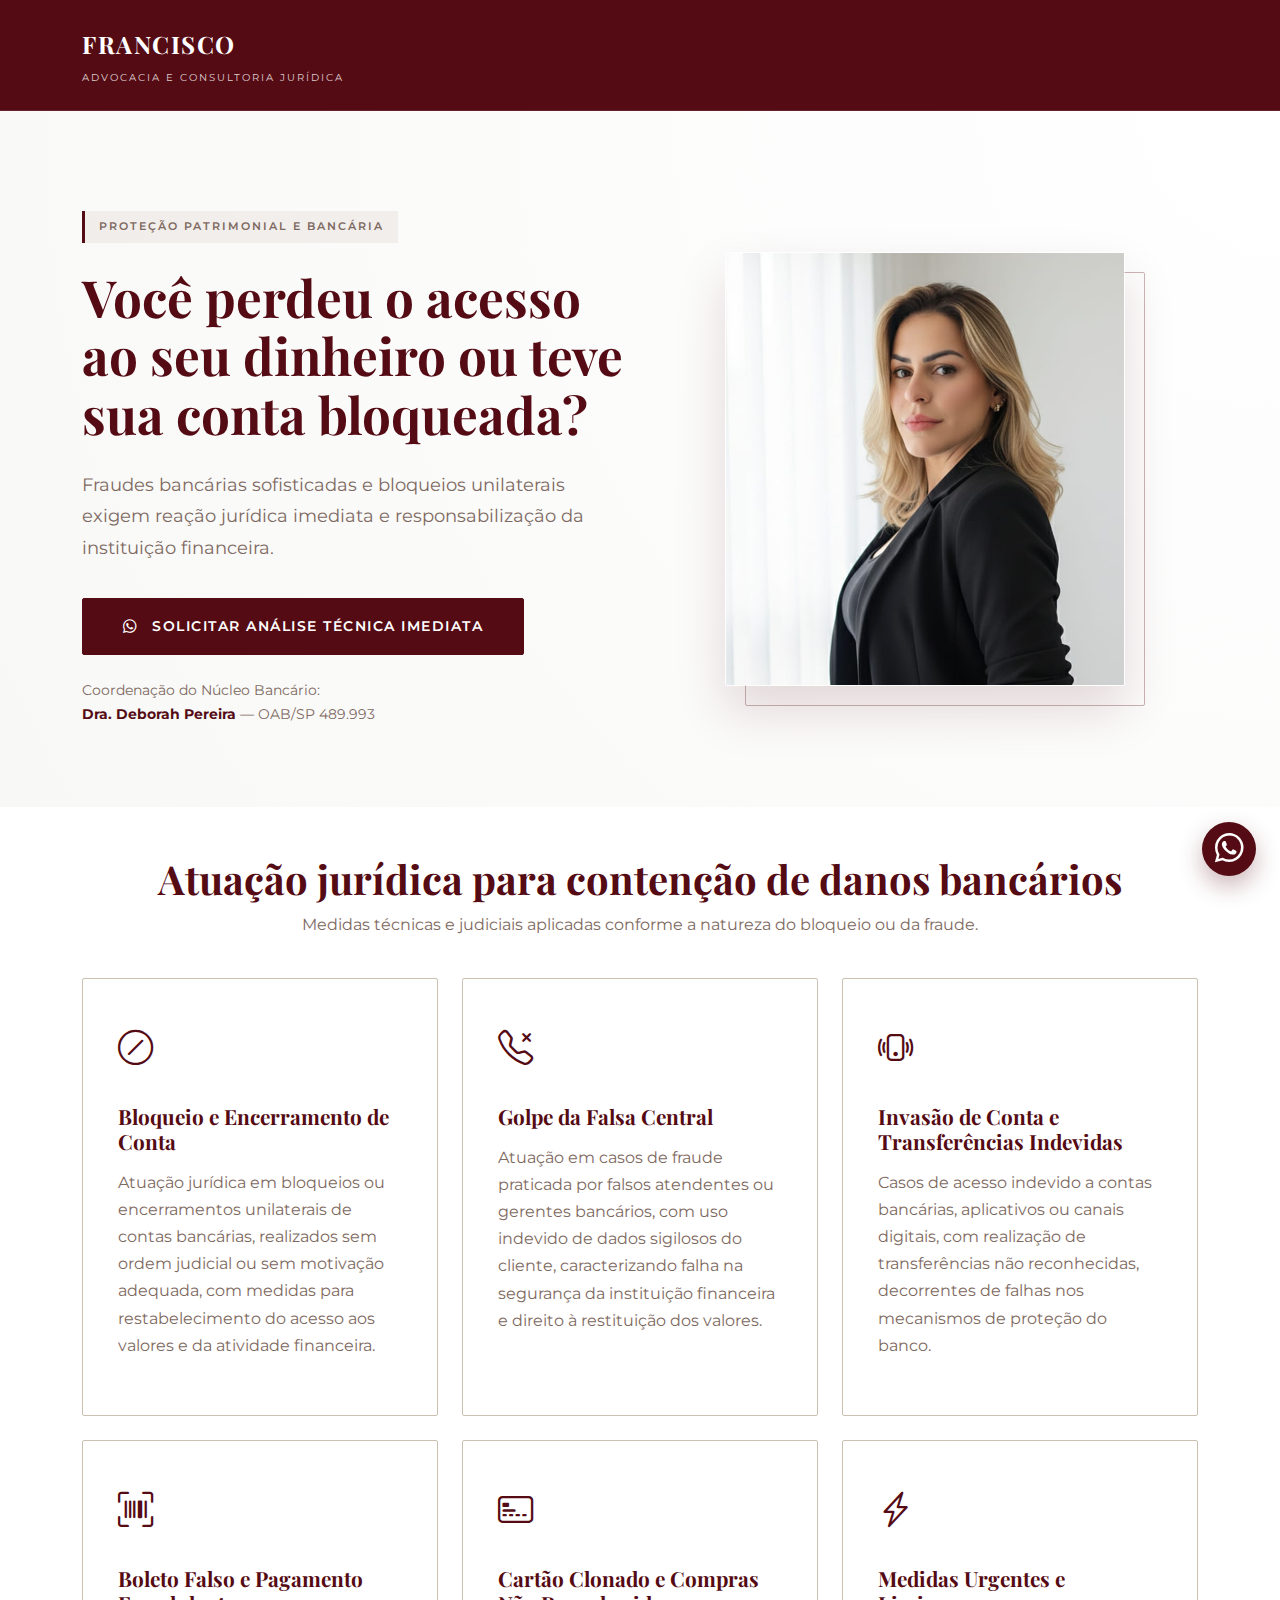
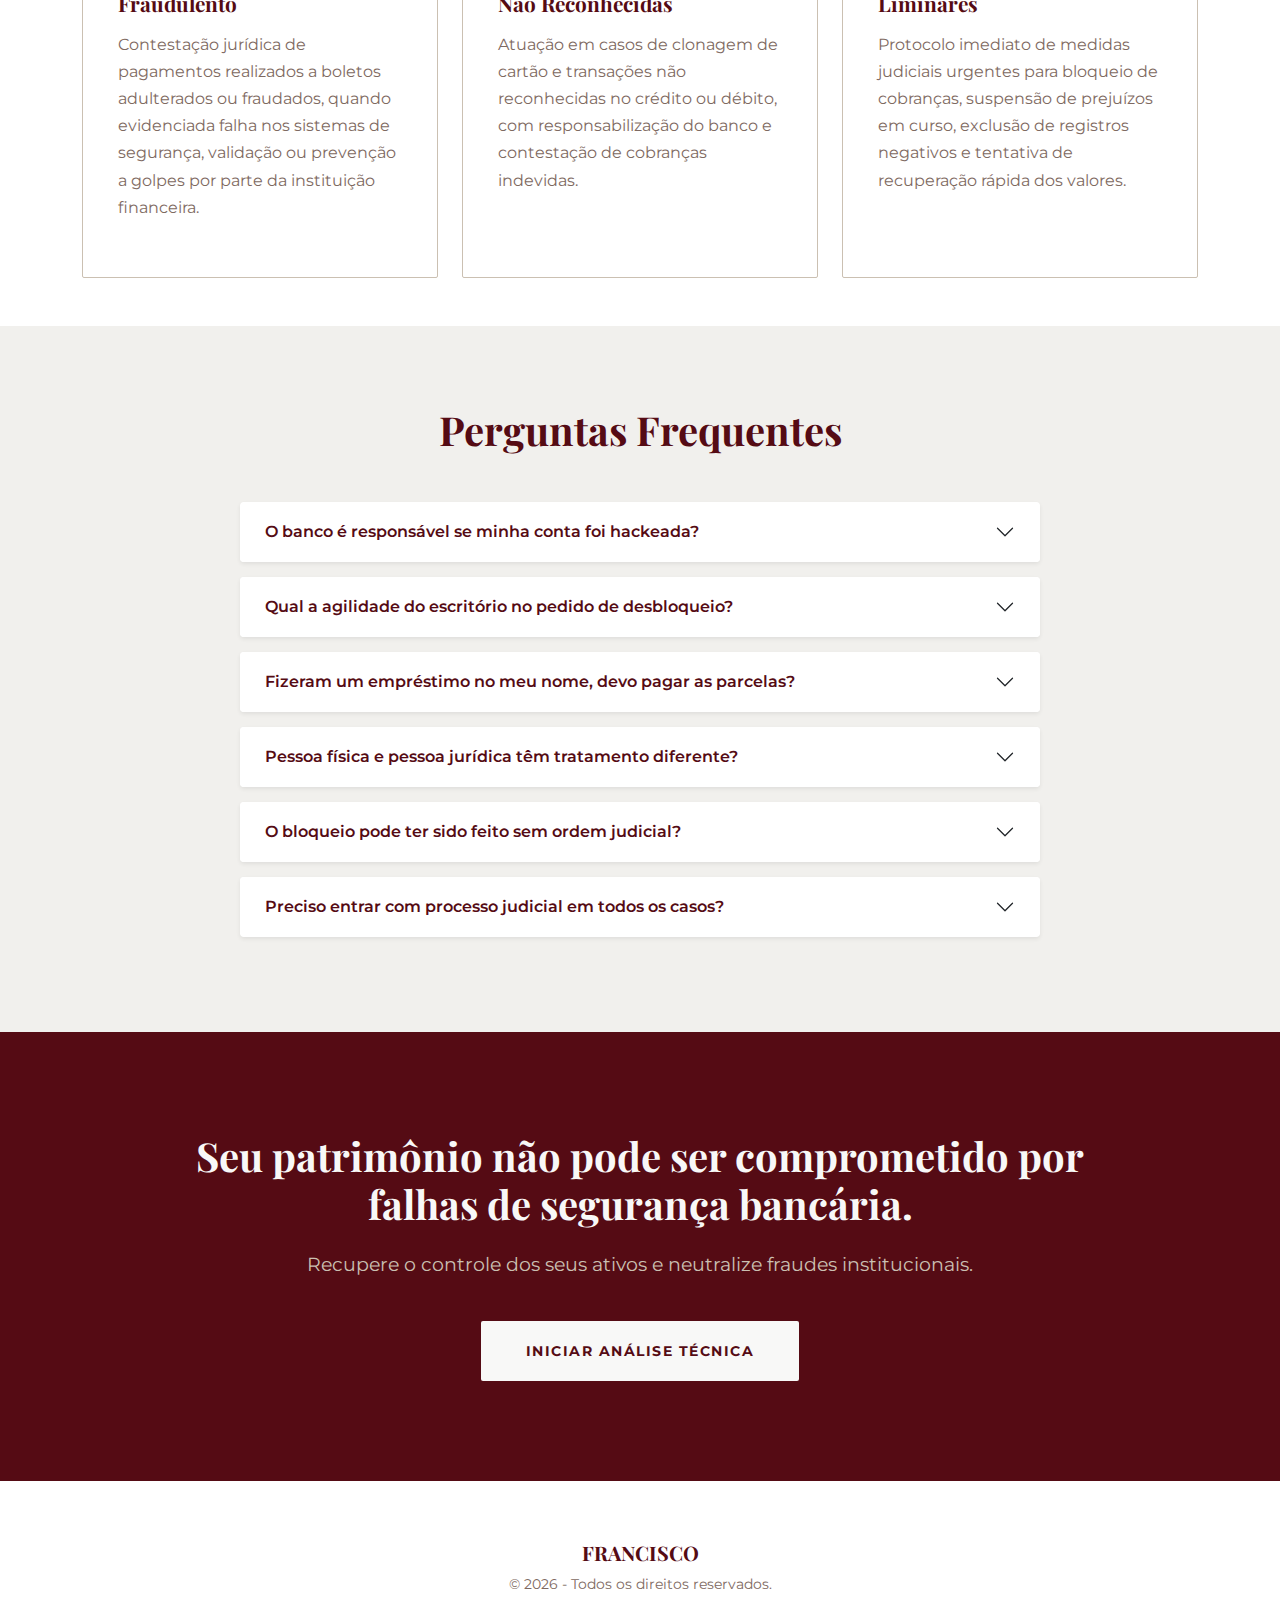
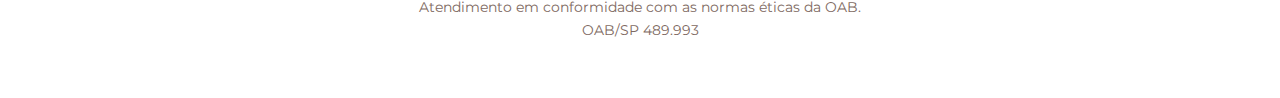
<file: direito-bancario.html>
<!DOCTYPE html>
<html lang="pt-br">
<head>

    <!-- Google tag (gtag.js) -->
    <script async src="https://www.googletagmanager.com/gtag/js?id=AW-17860783753"></script>
    <script>
    window.dataLayer = window.dataLayer || [];
    function gtag(){dataLayer.push(arguments);}
    gtag('js', new Date());

    gtag('config', 'AW-17860783753');
    </script>

    <script>
        function dispararConversao() {
        gtag('event', 'conversion', {
            'send_to': 'AW-17860783753/aonKCJvoi98bEInd18RC'
        });
        }
    </script>
    
    <!-- Google Tag Manager -->
    <script>(function(w,d,s,l,i){w[l]=w[l]||[];w[l].push({'gtm.start':
    new Date().getTime(),event:'gtm.js'});var f=d.getElementsByTagName(s)[0],
    j=d.createElement(s),dl=l!='dataLayer'?'&l='+l:'';j.async=true;j.src=
    'https://www.googletagmanager.com/gtm.js?id='+i+dl;f.parentNode.insertBefore(j,f);
    })(window,document,'script','dataLayer','GTM-MW98ZZ6X');</script>
    <!-- End Google Tag Manager -->
    
    <meta charset="UTF-8">
    <meta name="viewport" content="width=device-width, initial-scale=1.0">
    <title>Francisco Advogados | Direito Bancário, Fraudes e Desbloqueios</title>
    
    <link href="https://fonts.googleapis.com/css2?family=Playfair+Display:wght@600;700&family=Montserrat:wght@300;400;500;600;700&display=swap" rel="stylesheet">
    <link href="https://cdn.jsdelivr.net/npm/bootstrap@5.3.0/dist/css/bootstrap.min.css" rel="stylesheet">
    <link rel="stylesheet" href="https://cdn.jsdelivr.net/npm/bootstrap-icons@1.11.3/font/bootstrap-icons.min.css">

    <link rel="stylesheet" href="css/style.css">
    <link rel="icon" type="image/png" href="media/favicon.ico">

</head>
<body>
    
<!-- Google Tag Manager (noscript) -->
<noscript><iframe src="https://www.googletagmanager.com/ns.html?id=GTM-MW98ZZ6X"
height="0" width="0" style="display:none;visibility:hidden"></iframe></noscript>
<!-- End Google Tag Manager (noscript) -->
    
    <!-- NAV DESKTOP -->
     <nav class="navbar sticky-top d-none d-lg-block">
        <div class="container d-flex justify-content-between align-items-center">
            <a class="brand-name" href="index.html"> FRANCISCO 
                <span class="nav-tagline">ADVOCACIA E CONSULTORIA JURÍDICA</span> 
            </a>
         </div> 
        </nav> 
     
     <!-- NAV MOBILE -->
      <nav class="navbar sticky-top d-lg-none">
        <div class="container d-flex justify-content-center align-items-center text-center">
            <a class="brand-name" href="index.html"> FRANCISCO 
                <span class="nav-tagline">ADVOCACIA E CONSULTORIA JURÍDICA</span>
            </a>
        </div>
    </nav>

    <header class="hero">
        <div class="container">
            <div class="row align-items-center">
                <div class="col-lg-6">
                    <span class="badge-status">Proteção Patrimonial e Bancária</span>
                    <h1>Você perdeu o acesso ao seu dinheiro ou teve sua conta bloqueada?</h1>
                    <p>
                        Fraudes bancárias sofisticadas e bloqueios unilaterais exigem reação jurídica imediata e responsabilização da instituição financeira.                    </p>
                    <a href="https://wa.me/5511920016400?text=Ol%C3%A1!%20Vim%20pelo%20site%20do%20Francisco%20Advogados.%0A%0APreciso%20de%20ajuda%20com%20um%20caso%20de%20bloqueio%20ou%20fraude%20banc%C3%A1ria." onclick="dispararConversao()" class="btn-vinho">
                        <i class="bi bi-whatsapp me-2"></i> Solicitar Análise Técnica Imediata
                    </a>
                    <div class="mt-4 small" style="color: var(--taupe);">
                        Coordenação do Núcleo Bancário: <br> <strong style="color: var(--deep-wine);">Dra. Deborah Pereira</strong> — OAB/SP 489.993
                    </div>
                </div>
                <div class="col-lg-6 text-center">
                    <div class="img-container">
                        <img src="media/dra-deborah-pereira.png" alt="Dra. Deborah Pereira" class="img-fluid">
                    </div>
                </div>
            </div>
        </div>
    </header>

    <section class="py-5 bg-custom-light">
        <div class="container">
            <div class="row text-center mb-4">
                <div class="col-12">
                    <h1 class="section-title">Atuação jurídica para contenção de danos bancários</h1>
                    <p class="text-muted-custom">Medidas técnicas e judiciais aplicadas conforme a natureza do bloqueio ou da fraude.</p>
                </div>
            </div>
            <div class="row g-4">
                <div class="col-md-4">
                    <div class="card-dor h-100">
                    <i class="bi bi-slash-circle"></i>
                    <h3>Bloqueio e Encerramento de Conta</h3>
                    <p class="text-muted-custom">
                        Atuação jurídica em bloqueios ou encerramentos unilaterais de contas bancárias,
                        realizados sem ordem judicial ou sem motivação adequada, com medidas para
                        restabelecimento do acesso aos valores e da atividade financeira.
                    </p>
                    </div>
                </div>

                <div class="col-md-4">
                    <div class="card-dor h-100">
                    <i class="bi bi-telephone-x"></i>
                    <h3>Golpe da Falsa Central</h3>
                    <p class="text-muted-custom">
                        Atuação em casos de fraude praticada por falsos atendentes ou gerentes bancários,
                        com uso indevido de dados sigilosos do cliente, caracterizando falha na segurança
                        da instituição financeira e direito à restituição dos valores.
                    </p>
                    </div>
                </div>

                <div class="col-md-4">
                    <div class="card-dor h-100">
                    <i class="bi bi-phone-vibrate"></i>
                    <h3>Invasão de Conta e Transferências Indevidas</h3>
                    <p class="text-muted-custom">
                        Casos de acesso indevido a contas bancárias, aplicativos ou canais digitais,
                        com realização de transferências não reconhecidas, decorrentes de falhas nos
                        mecanismos de proteção do banco.
                    </p>
                    </div>
                </div>

                <div class="col-md-4">
                    <div class="card-dor h-100">
                    <i class="bi bi-upc-scan"></i>
                    <h3>Boleto Falso e Pagamento Fraudulento</h3>
                    <p class="text-muted-custom">
                        Contestação jurídica de pagamentos realizados a boletos adulterados ou fraudados,
                        quando evidenciada falha nos sistemas de segurança, validação ou prevenção a golpes
                        por parte da instituição financeira.
                    </p>
                    </div>
                </div>

                <div class="col-md-4">
                    <div class="card-dor h-100">
                    <i class="bi bi-credit-card-2-front"></i>
                    <h3>Cartão Clonado e Compras Não Reconhecidas</h3>
                    <p class="text-muted-custom">
                        Atuação em casos de clonagem de cartão e transações não reconhecidas no crédito
                        ou débito, com responsabilização do banco e contestação de cobranças indevidas.
                    </p>
                    </div>
                </div>

                <div class="col-md-4">
                    <div class="card-dor h-100">
                    <i class="bi bi-lightning-charge"></i>
                    <h3>Medidas Urgentes e Liminares</h3>
                    <p class="text-muted-custom">
                        Protocolo imediato de medidas judiciais urgentes para bloqueio de cobranças,
                        suspensão de prejuízos em curso, exclusão de registros negativos e tentativa
                        de recuperação rápida dos valores.
                    </p>
                    </div>
                </div>
            </div>


        </div>
    </section>

    <section class="faq-section">
        <div class="container">
            <h1 class="text-center mb-5">Perguntas Frequentes</h1>
            <div class="accordion mx-auto" id="faqAccordion" style="max-width: 800px;">
                <div class="accordion-item shadow-sm border-0">
                    <h2 class="accordion-header">
                        <button class="accordion-button collapsed" type="button" data-bs-toggle="collapse" data-bs-target="#collapseOne">
                            O banco é responsável se minha conta foi hackeada?
                        </button>
                    </h2>
                    <div id="collapseOne" class="accordion-collapse collapse" data-bs-parent="#faqAccordion">
                        <div class="accordion-body">
                            Em muitos casos, sim. Especialmente quando há falha na segurança do sistema ou ausência de mecanismos adequados de proteção. Cada situação exige análise técnica individual.
                        </div>
                    </div>
                </div>
                <div class="accordion-item shadow-sm border-0">
                    <h2 class="accordion-header">
                        <button class="accordion-button collapsed" type="button" data-bs-toggle="collapse" data-bs-target="#collapseTwo">
                            Qual a agilidade do escritório no pedido de desbloqueio?
                        </button>
                    </h2>
                    <div id="collapseTwo" class="accordion-collapse collapse" data-bs-parent="#faqAccordion">
                        <div class="accordion-body">
                            Após a análise inicial, as medidas cabíveis podem ser protocoladas em até 48 horas, conforme a complexidade do caso e a documentação apresentada.
                        </div>
                    </div>
                </div>
                <div class="accordion-item shadow-sm border-0">
                    <h2 class="accordion-header">
                        <button class="accordion-button collapsed" type="button" data-bs-toggle="collapse" data-bs-target="#collapseThree">
                            Fizeram um empréstimo no meu nome, devo pagar as parcelas?
                        </button>
                    </h2>
                    <div id="collapseThree" class="accordion-collapse collapse" data-bs-parent="#faqAccordion">
                        <div class="accordion-body">
                            Não necessariamente. Em situações de fraude, é possível discutir judicialmente a validade do contrato e buscar a suspensão das cobranças.
                        </div>
                    </div>
                </div>

                <div class="accordion-item shadow-sm border-0">
                    <h2 class="accordion-header">
                        <button class="accordion-button collapsed" type="button" data-bs-toggle="collapse" data-bs-target="#collapseThree">
                            Pessoa física e pessoa jurídica têm tratamento diferente?
                        </button>
                    </h2>
                    <div id="collapseThree" class="accordion-collapse collapse" data-bs-parent="#faqAccordion">
                        <div class="accordion-body">
                            Sim. Contas de pessoa jurídica possuem particularidades contratuais e operacionais que exigem análise específica, especialmente quando há impacto no capital de giro ou na atividade empresarial.
                        </div>
                    </div>
                </div>

                <div class="accordion-item shadow-sm border-0">
                    <h2 class="accordion-header">
                        <button class="accordion-button collapsed" type="button" data-bs-toggle="collapse" data-bs-target="#collapseThree">
                            O bloqueio pode ter sido feito sem ordem judicial?
                        </button>
                    </h2>
                    <div id="collapseThree" class="accordion-collapse collapse" data-bs-parent="#faqAccordion">
                        <div class="accordion-body">
                            Sim. Instituições financeiras podem realizar bloqueios administrativos em determinadas situações, o que não impede a análise jurídica da legalidade da medida.
                        </div>
                    </div>
                </div>

                <div class="accordion-item shadow-sm border-0">
                    <h2 class="accordion-header">
                        <button class="accordion-button collapsed" type="button" data-bs-toggle="collapse" data-bs-target="#collapseThree">
                            Preciso entrar com processo judicial em todos os casos?
                        </button>
                    </h2>
                    <div id="collapseThree" class="accordion-collapse collapse" data-bs-parent="#faqAccordion">
                        <div class="accordion-body">
                            Não. Cada caso é avaliado individualmente. Em algumas situações, medidas extrajudiciais ou administrativas podem ser adotadas antes da via judicial.
                        </div>
                    </div>
                </div>
            </div>
        </div>
    </section>

    <section class="cta-final text-center" id="action">
        <div class="container w-75">
            <h2>Seu patrimônio não pode ser comprometido por falhas de segurança bancária.</h2>
            <p>Recupere o controle dos seus ativos e neutralize fraudes institucionais.</p>
            <a href="https://wa.me/5511920016400?text=Ol%C3%A1!%20Vim%20pelo%20site%20do%20Francisco%20Advogados.%0A%0AGostaria%20de%20uma%20an%C3%A1lise%20sobre%20bloqueio%20ou%20fraude%20banc%C3%A1ria." onclick="dispararConversao()" class="btn-final">INICIAR ANÁLISE TÉCNICA</a>
        </div>
    </section>

    <footer class="footer-custom text-center">
    <div class="container">
        <h5 class="footer-brand">FRANCISCO</h5>
        <p class="footer-text mb-0">
        © 2026 - Todos os direitos reservados.
        </p>
        <p class="footer-text">Atendimento em conformidade com as normas éticas da OAB.
        <br>
        OAB/SP 489.993
        </p>
    </div>
    </footer>

    <script src="https://cdn.jsdelivr.net/npm/bootstrap@5.3.0/dist/js/bootstrap.bundle.min.js"></script>
    
    <a href="https://wa.me/5511920016400?text=Ol%C3%A1!%20Vim%20pelo%20site%20do%20Francisco%20Advogados.%0A%0AGostaria%20de%20uma%20an%C3%A1lise%20sobre%20bloqueio%20ou%20fraude%20banc%C3%A1ria." onclick="dispararConversao()" class="whatsapp-float" aria-label="Contato via WhatsApp">
    <i class="bi bi-whatsapp"></i>
    </a>

</body>
</html>
</file>
<file: css/style.css>
:root {
  /* PALETA OFICIAL */
  --deep-wine: #550B14;
  --off-white: #F8F8F7;
  --soft-beige: #CBC0B2;
  --taupe: #7E6961;
  --text-dark: #2c2c2c;
  
  /* Gold Matte Simulation */
  --gold-matte: #C5A059; 
  --gold-gradient: linear-gradient(135deg, #D4AF37 0%, #C5A059 100%);
}

body {
  background-color: var(--off-white);
  font-family: 'Montserrat', sans-serif;
  color: var(--text-dark);
  line-height: 1.7;
}

/* TIPOGRAFIA GLOBAL */
h1, h2, h3, .brand-name, .step-number, .footer-brand {
  font-family: 'Playfair Display', serif;
  font-weight: 700;
  color: var(--deep-wine);
}

/* --- NAVBAR (Padronizada Dark Wine) --- */
.navbar {
  background-color: var(--deep-wine);
  padding: 1.5rem 0;
  border-bottom: 1px solid rgba(255,255,255,0.1);
}

.brand-name {
  color: #ffffff !important; /* Força branco sobre o fundo vinho */
  font-size: 1.5rem;
  letter-spacing: 1.5px;
  text-decoration: none;
  text-transform: uppercase;
}

.nav-tagline {
  font-size: 0.65rem;
  display: block;
  letter-spacing: 2px;
  color: rgba(255, 255, 255, 0.8);
  font-family: 'Montserrat', sans-serif;
  font-weight: 400;
  margin-top: 4px;
}

/* Botão Navbar (Outline Branco) */
.btn-outline-custom, 
.navbar .btn-outline-light { 
  /* Unificando classes para garantir o estilo */
  border: 1px solid #ffffff;
  color: #ffffff;
  background: transparent;
  border-radius: 4px;
  transition: all 0.3s ease;
  text-transform: uppercase;
  font-size: 0.85rem;
  letter-spacing: 1px;
  padding: 8px 24px;
  font-weight: 600;
  text-decoration: none;
}

.btn-outline-custom:hover,
.navbar .btn-outline-light:hover {
  background-color: #ffffff;
  color: var(--deep-wine);
}

/* --- HERO SECTION --- */
.hero {
  padding: 100px 0 80px;
  background: radial-gradient(circle at top right, #ffffff 0%, var(--off-white) 100%);
}

.hero h1 {
  font-size: 3.2rem;
  line-height: 1.15;
  margin-bottom: 25px;
}

.hero p {
  font-size: 1.15rem;
  color: var(--taupe);
  font-weight: 400;
  margin-bottom: 35px;
  max-width: 800px;
}

.badge-status {
  display: inline-block;
  padding: 6px 14px;
  background: rgba(203, 192, 178, 0.2);
  color: var(--taupe);
  font-weight: 600;
  font-size: 0.7rem;
  letter-spacing: 2px;
  text-transform: uppercase;
  margin-bottom: 25px;
  border-left: 3px solid var(--deep-wine);
}

.btn-hero-secondary {
  padding: 10px 28px;
  font-size: 0.85rem;
  letter-spacing: 1px;
  text-transform: uppercase;
  border-color: var(--taupe);
  color: var(--deep-wine);
}

.btn-hero-secondary:hover {
  background-color: var(--deep-wine);
  color: #fff;
  border-color: var(--deep-wine);
}


/* IMAGENS E EFEITOS */
.img-container {
  position: relative;
  display: inline-block;
}

.img-container img {
  border-radius: 2px;
  position: relative;
  z-index: 2;
  box-shadow: 0 25px 50px rgba(85, 11, 20, 0.15);
  width: 100%;
  max-width: 400px;
  height: auto;
  object-fit: cover;
  border: 1px solid rgba(255,255,255,0.5);
}

.img-container::after {
  content: "";
  position: absolute;
  top: 20px;
  right: -20px;
  width: 100%;
  height: 100%;
  border: 1px solid var(--deep-wine);
  z-index: 1;
  border-radius: 2px;
  opacity: 0.3;
}

/* --- CARDS (Áreas e Dores) --- */
.bg-custom-light { background-color: #fff; }

.card-dor, .area-card {
  background: #fff;
  padding: 40px 35px;
  border: 1px solid var(--soft-beige);
  border-radius: 2px;
  height: 100%;
  transition: 0.4s;
  position: relative;
  overflow: hidden;
  display: block;
  text-decoration: none;
  color: inherit;
}

.card-dor:hover, .area-card:hover {
  border-color: var(--deep-wine);
  background: #fff;
  box-shadow: 0 15px 35px rgba(126, 105, 97, 0.1);
  transform: translateY(-5px);
}

.card-dor i, .area-card i {
  font-size: 2.2rem;
  color: var(--deep-wine);
  margin-bottom: 25px;
  display: block;
}

.card-dor h3, .area-card h3 {
  font-size: 1.3rem;
  margin-bottom: 15px;
  color: var(--deep-wine);
}

.text-muted-custom, .area-card p {
  color: var(--taupe) !important;
  font-weight: 400;
  font-size: 16px;
}

/* --- BOTÕES --- */
/* Botão Vinho Sólido */
.btn-vinho {
  background: var(--deep-wine);
  color: #fff !important;
  padding: 16px 40px;
  font-weight: 600;
  text-transform: uppercase;
  font-size: 0.85rem;
  letter-spacing: 1.5px;
  border-radius: 2px;
  transition: 0.3s;
  border: 1px solid var(--deep-wine);
  display: inline-block;
  text-decoration: none;
}
.btn-vinho:hover {
  background: #3a060c;
  transform: translateY(-2px);
  box-shadow: 0 10px 20px rgba(85,11,20,0.2);
}

/* Botão Cta Final */
.btn-final {
  background: var(--off-white) !important;
  color: var(--deep-wine) !important;
  padding: 18px 45px;
  font-weight: 700;
  text-transform: uppercase;
  font-size: 0.9rem;
  letter-spacing: 1.5px;
  border-radius: 2px;
  transition: 0.3s;
  border: none;
  display: inline-block;
  text-decoration: none;
}
.btn-gold:hover {
  transform: translateY(-3px);
  background: #d4af37;
  box-shadow: 0 10px 20px rgba(197, 160, 89, 0.3);
}

/* --- TIMELINE (Passo a Passo) --- */
.timeline-section { padding: 90px 0; background: #fff; }

.step-item { text-align: center; padding: 0 15px; }

.step-number {
  width: 60px;
  height: 60px;
  background: var(--deep-wine);
  color: #fff;
  border-radius: 50%;
  display: flex;
  align-items: center;
  justify-content: center;
  margin: 0 auto 25px;
  font-size: 1.5rem;
  border: 2px solid var(--off-white);
  box-shadow: 0 0 0 4px rgba(203, 192, 178, 0.3);
}

/* --- FAQ / ACCORDION --- */
.faq-section { 
  padding: 80px 0; 
  background: rgba(203, 192, 178, 0.15); 
}
.accordion-item { 
  border: 1px solid rgba(126, 105, 97, 0.1); 
  margin-bottom: 15px; 
  background: #fff;
  border-radius: 4px !important;
  overflow: hidden;
}
.accordion-button { 
  font-family: 'Montserrat', sans-serif; 
  font-weight: 600; 
  font-size: 1rem; 
  color: var(--deep-wine); 
  background: #fff;
  padding: 20px 25px;
}
.accordion-button:not(.collapsed) { 
  background-color: var(--off-white); 
  color: var(--deep-wine); 
  box-shadow: inset 0 -1px 0 rgba(0,0,0,0.05); 
  border-left: 4px solid var(--deep-wine);
}
.accordion-button:focus {
  box-shadow: none;
  border-color: rgba(0,0,0,0.05);
}
.accordion-body { 
  font-family: 'Montserrat', sans-serif; 
  font-size: 0.95rem; 
  color: var(--taupe); 
  padding: 25px;
  line-height: 1.8;
}

/* --- CTA FINAL --- */
.cta-final {
  padding: 100px 0;
  background-color: var(--deep-wine);
  color: var(--off-white);
}
.cta-final h2 {
  color: var(--off-white);
  font-size: 2.5rem;
  margin-bottom: 20px;
}
.cta-final p {
  color: var(--soft-beige);
  font-size: 1.2rem;
  margin-bottom: 40px;
}

/* --- SEÇÃO DE AUTORIDADE (HOME) --- */
.authority-section {
  padding: 70px 0;
  background: rgba(203,192,178,0.15);
}
.authority-section h2 {
    font-size: 2.5rem;
}
.authority-section p {
  max-width: 800px;
  margin: 0 auto;
  color: var(--taupe);
    font-size: 1.2rem;
}

/* --- FOOTER --- */
.footer-custom {
  background-color: #fff;
  padding-top: 60px;
  padding-bottom: 40px;
}
.footer-text {
  color: var(--taupe);
  font-size: 0.85rem;
}

/* ICON WHATSAPP */
.whatsapp-float {
  position: fixed;
  bottom: 24px;
  right: 24px;
  width: 54px;
  height: 54px;
  background-color: #550B14; /* deep wine */
  color: #ffffff;
  border-radius: 50%;
  display: flex;
  align-items: center;
  justify-content: center;
  font-size: 1.8rem;
  text-decoration: none;
  z-index: 999;
  box-shadow: 0 10px 25px rgba(85, 11, 20, 0.3);
  transition: transform 0.25s ease, box-shadow 0.25s ease;
}

.whatsapp-float:hover {
  transform: translateY(-3px);
  box-shadow: 0 14px 35px rgba(85, 11, 20, 0.4);
  color: #ffffff;
}


/* --- MOBILE TWEAKS --- */
@media (max-width: 991px) {
  .hero { text-align: center; padding: 60px 0; }
  .hero p { margin: 0 auto 35px; }
  .img-container { margin-top: 50px; }
  .img-container::after { display: none; }
  .hero h1 { font-size: 2.2rem; }
  .navbar .brand-name { font-size: 1.2rem; }
}
</file>
